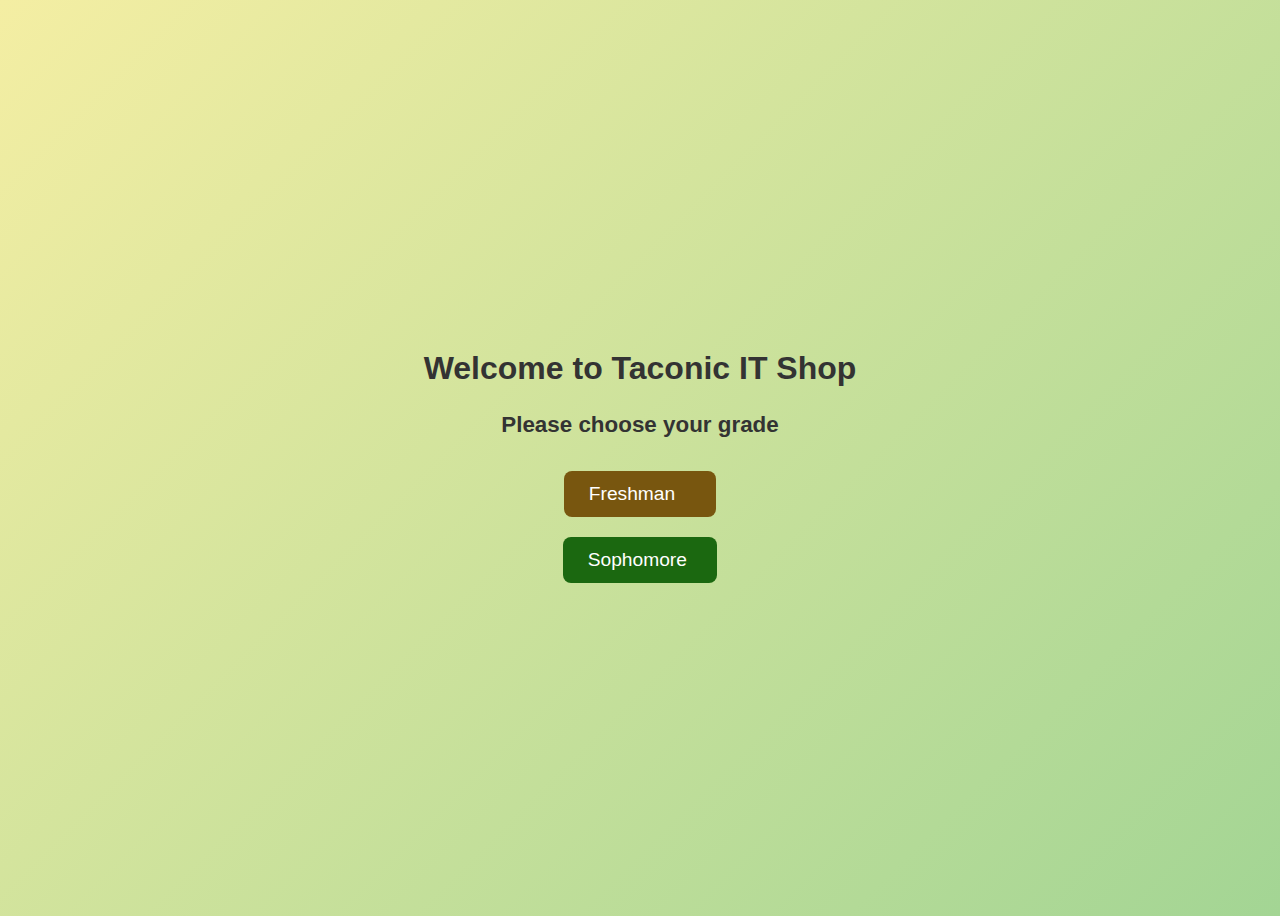
<file: index.html>
<!DOCTYPE html>
<html lang="en">
<head>
    <meta charset="UTF-8">
    <meta name="viewport" content="width=device-width, initial-scale=1.0">
    <title>IT Shop</title>
    <link rel="icon" href="https://github.com/mrrexxwei/cteitshop/blob/main/images/it.png?raw=true">
    <link href="css/index.css" rel="stylesheet">
    <script>
        function redirectTo(url) {
            window.location.href = url;
        }
    </script>
</head>

<body>
    <h2>Welcome to Taconic IT Shop</h2>
    <h3>Please choose your grade</h3>
    <button class="btn-fm" onclick="redirectTo('freshman.html')"> Freshman &nbsp;&nbsp; </button>
<!--     <button class="btn-fm" > Freshman &nbsp;&nbsp; </button> -->
    <button class="btn-sm" onclick="redirectTo('sophomore.html')" >Sophomore&nbsp;</button>

</body>
</html>
</file>
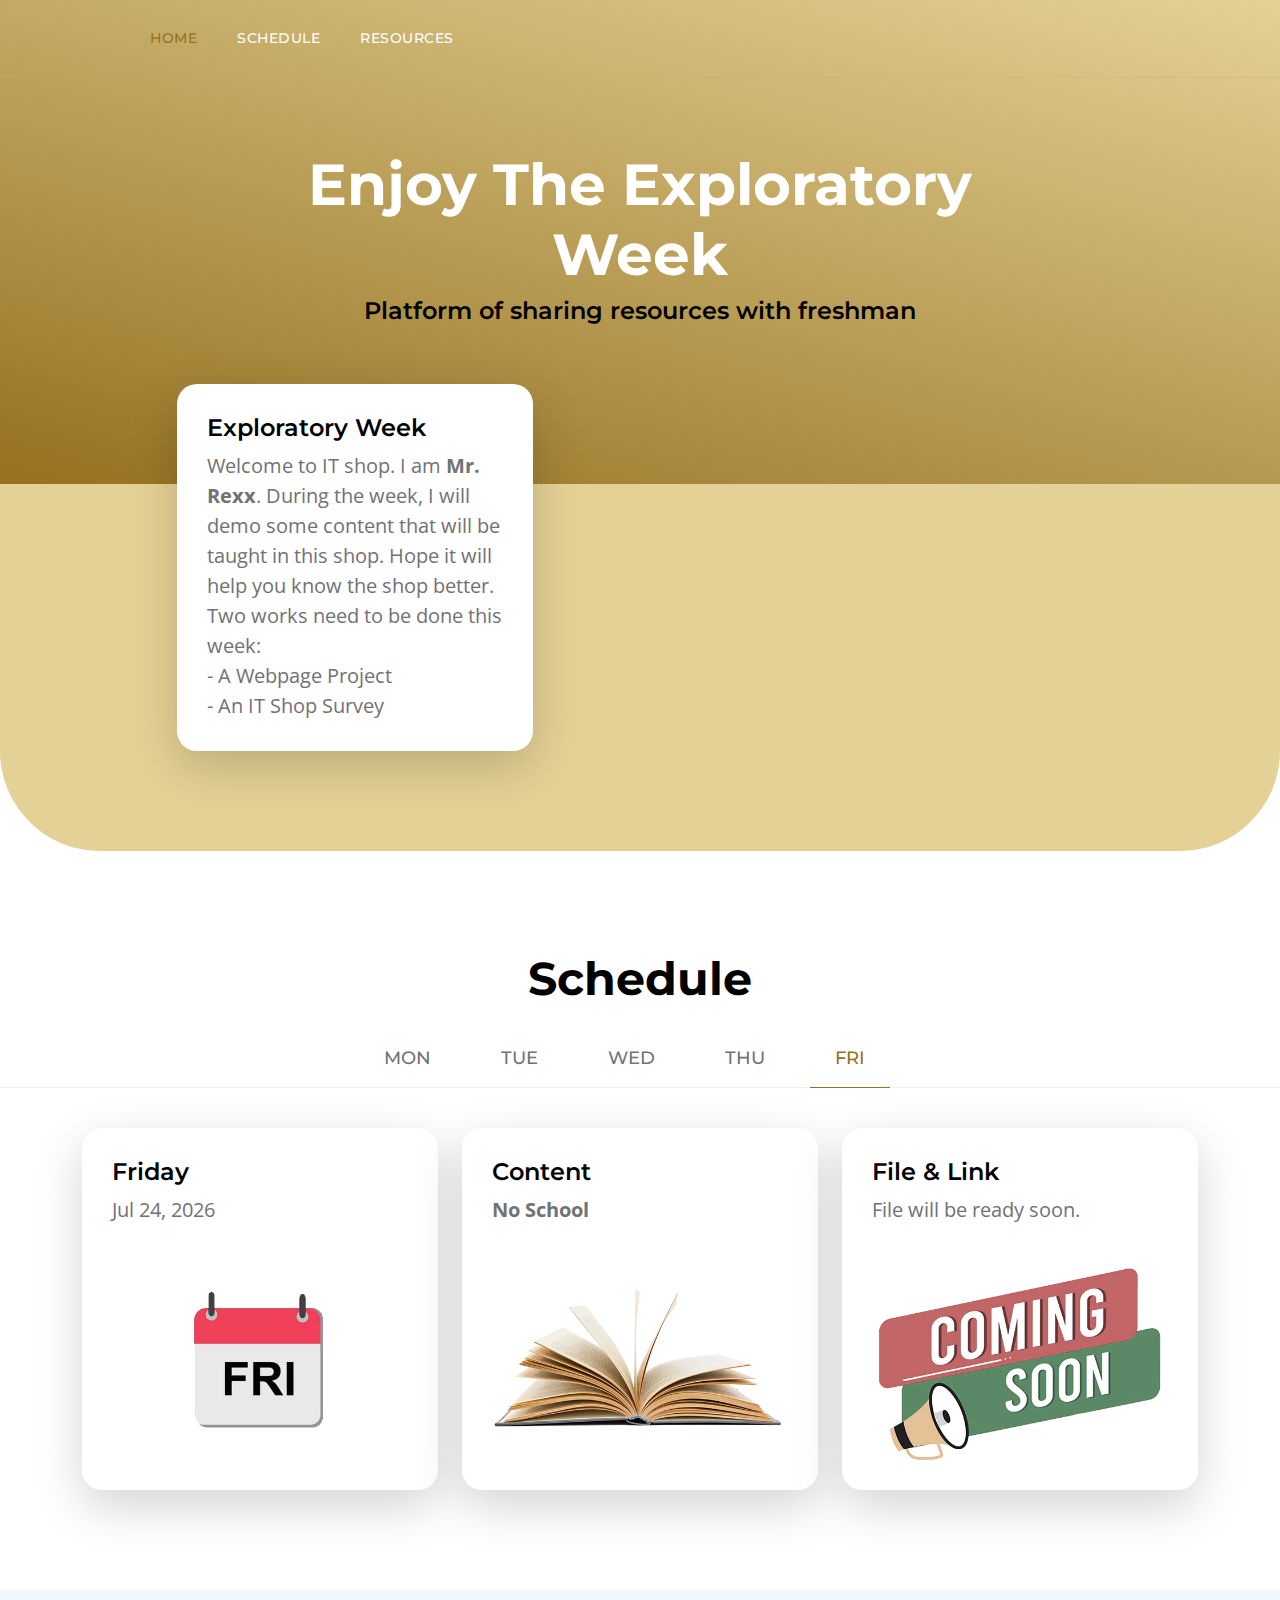
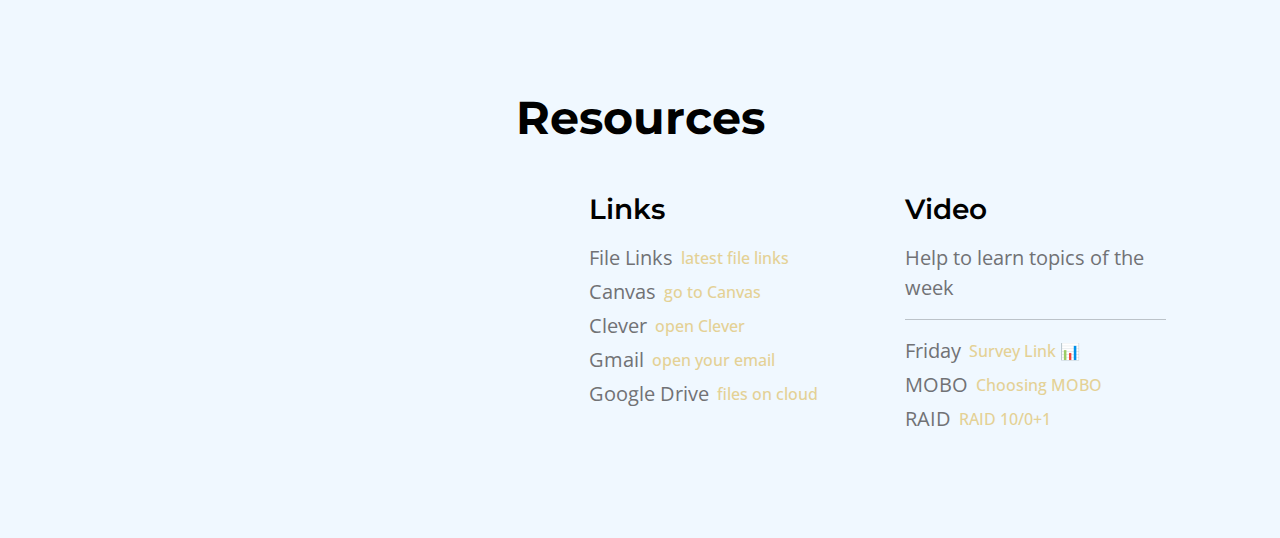
<file: freshman.html>
<!doctype html>
<html lang="en">
    <head>
        <meta charset="utf-8">
        <meta name="viewport" content="width=device-width, initial-scale=1">
        <meta name="description" content="">
        <meta name="author" content="">

        <title>CTE IT Shop</title>
        <!-- CSS FILES -->        
        <link rel="icon" href="https://github.com/mrrexxwei/cteitshop/blob/main/images/it.png?raw=true">
        <link rel="preconnect" href="https://fonts.googleapis.com">
        <link rel="preconnect" href="https://fonts.gstatic.com" crossorigin>
        <link href="https://fonts.googleapis.com/css2?family=Montserrat:wght@500;600;700&family=Open+Sans&display=swap" rel="stylesheet">       
        <link href="css/bootstrap.min.css" rel="stylesheet">
        <link href="css/bootstrap-icons.css" rel="stylesheet">
        <link href="css/gold-week.css" rel="stylesheet">      
    </head>
    
    <body id="top">
        <main>
            <nav class="navbar navbar-expand-lg">
                <div class="container">

                    <div class="d-lg-none ms-auto me-4">
                        <a href="#top" class="navbar-icon bi-person smoothscroll"></a>
                    </div>
    
                    <button class="navbar-toggler" type="button" data-bs-toggle="collapse" data-bs-target="#navbarNav" aria-controls="navbarNav" aria-expanded="false" aria-label="Toggle navigation">
                        <span class="navbar-toggler-icon"></span>
                    </button>
    
                    <div class="collapse navbar-collapse" id="navbarNav">
                        <ul class="navbar-nav ms-lg-5 me-lg-auto">
                            <li class="nav-item">
                                <a class="nav-link click-scroll" href="#section_1">Home</a>
                            </li>

                            <li class="nav-item">
                                <a class="nav-link click-scroll" href="#section_2">Schedule</a>
                            </li>
    
                            <!-- <li class="nav-item">
                                <a class="nav-link click-scroll" href="#section_3">Assigments</a>
                            </li> -->

                            <li class="nav-item">
                                <a class="nav-link click-scroll" href="#section_5">Resources</a>
                            </li>
   
                        </ul>

                    </div>
                </div>
            </nav>
            
            <section class="hero-section d-flex justify-content-center align-items-center" id="section_1">
                <div class="container">
                    <div class="row">

                        <div class="col-lg-8 col-12 mx-auto">
                            <h1 class="text-white text-center">Enjoy The Exploratory Week</h1>
                            <h5 class="text-center">Platform of sharing resources with freshman</h5>
                        </div>

                    </div>
                </div>
            </section>

            <section class="featured-section">
                <div class="container">
                    <div class="row justify-content-center">

                        <div class="col-lg-4 col-12 mb-4 mb-lg-0">
                            <div class="custom-block bg-white shadow-lg">
                                <div class="d-flex">
                                        <div>
                                            <h5 class="mb-2">Exploratory Week</h5>
                                            <p class="mb-0">Welcome to IT shop. I am <b>Mr. Rexx</b>. During the week, I will demo some content that will be taught in this shop. Hope it will help you know the shop better. Two works need to be done this week:<br>
                                                - A Webpage Project<br>
                                                - An IT Shop Survey<br>
                                            </p>
                                        </div>

                                    </div>
                            </div>
                        </div>

                        <div class="col-lg-6 col-12">
                            <div class="custom-block custom-block-overlay">
                                <div class="d-flex flex-column h-100">
                                    <iframe width="100%" height="100%" src="https://www.youtube.com/embed/We2ZD0-IXPM" title="The Secrets and Science of Mental Toughness" allow="accelerometer; autoplay; clipboard-write; encrypted-media; gyroscope; picture-in-picture; web-share" referrerpolicy="strict-origin-when-cross-origin" allowfullscreen>
                                    </iframe>
                                </div>
                            </div>
                        </div>

                    </div>
                </div>
            </section>

            <section class="explore-section section-padding" id="section_2">
                <div class="container">
                    <div class="row">
                        <div class="col-12 text-center">
                            <h2 class="mb-4">Schedule</h2>
                        </div>
                    </div>
                </div>

                <div class="container-fluid">
                    <div class="row">
                        <ul class="nav nav-tabs" id="myTab" role="tablist">
                            <li class="nav-item" role="presentation">
                                <button class="nav-link active" id="design-tab" data-bs-toggle="tab" data-bs-target="#design-tab-pane" type="button" role="tab" aria-controls="design-tab-pane" aria-selected="true">MON</button>
                            </li>

                            <li class="nav-item" role="presentation">
                                <button class="nav-link" id="marketing-tab" data-bs-toggle="tab" data-bs-target="#marketing-tab-pane" type="button" role="tab" aria-controls="marketing-tab-pane" aria-selected="false">TUE</button>
                            </li>

                            <li class="nav-item" role="presentation">
                                <button class="nav-link" id="finance-tab" data-bs-toggle="tab" data-bs-target="#finance-tab-pane" type="button" role="tab" aria-controls="finance-tab-pane" aria-selected="false">WED</button>
                            </li>

                            <li class="nav-item" role="presentation">
                                <button class="nav-link" id="music-tab" data-bs-toggle="tab" data-bs-target="#music-tab-pane" type="button" role="tab" aria-controls="music-tab-pane" aria-selected="false">THU</button>
                            </li>

                            <li class="nav-item" role="presentation">
                                <button class="nav-link" id="education-tab" data-bs-toggle="tab" data-bs-target="#education-tab-pane" type="button" role="tab" aria-controls="education-tab-pane" aria-selected="false">FRI</button>
                            </li>
                        </ul>
                    </div>
                </div>

                <div class="container">
                    <div class="row">

                        <div class="col-12">
                            <div class="tab-content" id="myTabContent">
                                <!-- Monday Pane 1111111 -->
                                <div class="tab-pane fade show active" id="design-tab-pane" role="tabpanel" aria-labelledby="design-tab" tabindex="0">
                                    <div class="row">
                                        <div class="col-lg-4 col-md-6 col-12 mb-4 mb-lg-0">
                                            <div class="custom-block bg-white shadow-lg">
                                                <div class="d-flex">
                                                    <div>
                                                        <h5 class="mb-2">Monday</h5>
                                                        <p class="mb-0" id="date-of-monday">Today is Nov 24.</p>
                                                    </div>
                                                </div>
                                                <img src="images/topics/mon.png" class="custom-block-image img-fluid" alt="">
                                            </div>
                                        </div>

                                        <div class="col-lg-4 col-md-6 col-12 mb-4 mb-lg-0">
                                            <div class="custom-block bg-white shadow-lg">
                                                <div class="d-flex">
                                                    <div>
                                                        <h5 class="mb-2">Content</h5>
                                                        <p class="mb-0"><b>IT Exploratory Week</b></p>
                                                    </div>
                                                </div>
                                                <img src="images/topics/book.png" class="custom-block-image img-fluid" alt="">
                                            </div>
                                        </div>
                                        <div class="col-lg-4 col-md-6 col-12">
                                            <div class="custom-block bg-white shadow-lg">
                                                <div class="d-flex">
                                                    <div>
                                                        <h5 class="mb-2">File &amp; Link</h5>
                                                        <p class="mb-0">Click to open file (if available)</p>
                                                    </div>
                                                </div>
                                                <img src="images/topics/soon.png" class="custom-block-image img-fluid" alt="">
                                            </div>
                                            
                                            <!-- <div class="custom-block bg-white shadow-lg">
                                                <div class="d-flex">
                                                    <div>
                                                        <h5 class="mb-2">File &amp; Link</h5>
                                                        <p class="mb-0">⬇️Click to open file⬇️</p>
                                                    </div>
                                                </div>
                                                <a href="https://docs.google.com/presentation/d/1GBhurmRvApG6Ya8kgvAqJuQpr5_cJdgj/edit?usp=sharing&ouid=116906012495247006616&rtpof=true&sd=true"><img src="images/topics/ppt01.png" class="custom-block-image img-fluid" alt="">
                                                </a>
                                            </div> -->
                                            
                                        </div>
                                    </div>
                                </div>
                                <!-- end of Monday Pane -->
                                
                                <!--=== Tuesday Pane 222222===-->
                                <!--<div class="tab-pane fade show active" id="marketing-tab-pane" role="tabpanel" aria-labelledby="design-tab" tabindex="0">-->
                                <div class="tab-pane fade" id="marketing-tab-pane" role="tabpanel" aria-labelledby="marketing-tab" tabindex="0">
                                    <div class="row">
                                        <div class="col-lg-4 col-md-6 col-12 mb-4 mb-lg-0">
                                            <div class="custom-block bg-white shadow-lg">
                                                <div class="d-flex">
                                                    <div>
                                                        <h5 class="mb-2">Tuesday</h5>
                                                        <p class="mb-0" id="date-of-tuesday">Today is Nov 25.</p>
                                                    </div>
                                                </div>
                                                <img src="images/topics/tue.png" class="custom-block-image img-fluid" alt="">
                                            </div>
                                        </div>

                                        <div class="col-lg-4 col-md-6 col-12 mb-4 mb-lg-0">
                                            <div class="custom-block bg-white shadow-lg">
                                                <div class="d-flex">
                                                    <div>
                                                        <h5 class="mb-2">Content</h5>
                                                        <p class="mb-0"><b>IT Exploratory Week</b></p>
                                                    </div>
                                                </div>
                                                <img src="images/topics/book.png" class="custom-block-image img-fluid" alt="">
                                            </div>
                                        </div>

                                        <div class="col-lg-4 col-md-6 col-12">
                                            <div class="custom-block bg-white shadow-lg">
                                                <div class="d-flex">
                                                    <div>
                                                        <h5 class="mb-2">File &amp; Link</h5>
                                                        <p class="mb-0">File will be ready soon.</p>
                                                    </div>
                                                </div>
                                                <img src="images/topics/soon.png" class="custom-block-image img-fluid" alt="">
                                            </div> 
                                            
                                            <!-- <div class="custom-block bg-white shadow-lg">
                                                <div class="d-flex">
                                                    <div>
                                                        <h5 class="mb-2">File &amp; Link</h5>
                                                        <p class="mb-0">⬇️Click to open file⬇️</p>
                                                    </div>
                                                </div>
                                                <a href="https://docs.google.com/presentation/d/1GBhurmRvApG6Ya8kgvAqJuQpr5_cJdgj/edit?usp=sharing&ouid=116906012495247006616&rtpof=true&sd=true"><img src="images/topics/ppt02.png" class="custom-block-image img-fluid" alt="">
                                                </a>
                                            </div> -->
                                        </div>
                                    </div> 
                                </div>
                                <!-- end of Tuesday Pane -->
                                
                                <!-- Wed Pane 3333 -->
                                <div class="tab-pane fade" id="finance-tab-pane" role="tabpanel" aria-labelledby="finance-tab" tabindex="0">
                                    <div class="row">
                                        <div class="col-lg-4 col-md-6 col-12 mb-4 mb-lg-0">
                                            <div class="custom-block bg-white shadow-lg">
                                                <div class="d-flex">
                                                    <div>
                                                        <h5 class="mb-2">Wednesday</h5>
                                                        <p class="mb-0" id="date-of-wednesday">Today is Nov 26.</p>
                                                    </div>
                                                </div>
                                                <img src="images/topics/wed.png" class="custom-block-image img-fluid" alt="">
                                            </div>
                                        </div>

                                        <div class="col-lg-4 col-md-6 col-12 mb-4 mb-lg-0">
                                            <div class="custom-block bg-white shadow-lg">
                                                <div class="d-flex">
                                                    <div>
                                                        <h5 class="mb-2">Content</h5>
                                                        <p class="mb-0"><b>No School</b>
                                                        </p>
                                                    </div>
                                                </div>
                                                <img src="images/topics/book.png" class="custom-block-image img-fluid" alt="">
                                            </div>
                                        </div>

                                        <div class="col-lg-4 col-md-6 col-12">
                                            <div class="custom-block bg-white shadow-lg">
                                                <div class="d-flex">
                                                    <div>
                                                        <h5 class="mb-2">File &amp; Link</h5>
                                                        <p class="mb-0">File will be ready soon.</p>
                                                    </div>
                                                </div>
                                                <img src="images/topics/soon.png" class="custom-block-image img-fluid" alt="">
                                            </div>
                                            
                                            <!-- <div class="custom-block bg-white shadow-lg">
                                                <div class="d-flex">
                                                    <div>
                                                        <h5 class="mb-2">File &amp; Link</h5>
                                                        <p class="mb-0">⬇️Click to open file⬇️</p>
                                                    </div>
                                                </div>
                                                <a href="https://docs.google.com/presentation/d/1GBhurmRvApG6Ya8kgvAqJuQpr5_cJdgj/edit?usp=sharing&ouid=116906012495247006616&rtpof=true&sd=true"><img src="images/topics/ppt03.png" class="custom-block-image img-fluid" alt="">
                                                </a>
                                            </div>  -->
                                        </div>
                                    </div>
                                </div>
                                <!-- end of Wed Pane -->
                                
                                <!-- Thur Pane 44444 -->
                                <div class="tab-pane fade" id="music-tab-pane" role="tabpanel" aria-labelledby="music-tab" tabindex="0">
                                    <div class="row">
                                        <div class="col-lg-4 col-md-6 col-12 mb-4 mb-lg-0">
                                            <div class="custom-block bg-white shadow-lg">
                                                <div class="d-flex">
                                                    <div>
                                                        <h5 class="mb-2">Thursday</h5>
                                                        <p class="mb-0" id="date-of-thursday">Today is Nov 27.</p>
                                                    </div>
                                                </div>
                                                <img src="images/topics/thu.png" class="custom-block-image img-fluid" alt="">
                                            </div>
                                        </div>

                                        <div class="col-lg-4 col-md-6 col-12 mb-4 mb-lg-0">
                                            <div class="custom-block bg-white shadow-lg">
                                                <div class="d-flex">
                                                    <div>
                                                        <h5 class="mb-2">Content</h5>
                                                        <p class="mb-0"><b>No School</b></p>
                                                    </div>
                                                </div>
                                                <img src="images/topics/book.png" class="custom-block-image img-fluid" alt="">
                                            </div>
                                        </div>

                                        <div class="col-lg-4 col-md-6 col-12">
                                            <div class="custom-block bg-white shadow-lg">
                                                <div class="d-flex">
                                                    <div>
                                                        <h5 class="mb-2">File &amp; Link</h5>
                                                        <p class="mb-0">File will be ready soon.</p>
                                                    </div>
                                                </div>
                                                <img src="images/topics/soon.png" class="custom-block-image img-fluid" alt="">
                                            </div> 

                                            <!-- <div class="custom-block bg-white shadow-lg">
                                                    <div class="d-flex">
                                                        <div>
                                                            <h5 class="mb-2">File &amp; Link</h5>
                                                            <p class="mb-0">⬇️Click to open file⬇️</p>
                                                        </div>
                                                    </div>
                                                    <a href="https://docs.google.com/presentation/d/1WlV5LwA8lwKbGwVjkKjOlS71TjE-45tn/edit?usp=sharing&ouid=116906012495247006616&rtpof=true&sd=true"><img src="images/topics/ppt04.png" class="custom-block-image img-fluid" alt="">
                                                </a>
                                            </div> -->
                                        </div>
                                    </div>
                                </div>
                                <!-- end of Thur 04 Pane -->
                                
                                <!-- Fri Pane 55555 -->
                                <div class="tab-pane fade" id="education-tab-pane" role="tabpanel" aria-labelledby="education-tab" tabindex="0">
                                    <div class="row">
                                        <div class="col-lg-4 col-md-6 col-12 mb-4 mb-lg-0">
                                            <div class="custom-block bg-white shadow-lg">
                                                <!--<a href="topics-detail.html">-->
                                                    <div class="d-flex">
                                                        <div>
                                                            <h5 class="mb-2">Friday</h5>
                                                            <p class="mb-0" id="date-of-friday">Today is Nov 28.</p>
                                                        </div>
                                                    </div>
                                                    <img src="images/topics/fri.png" class="custom-block-image img-fluid" alt="">
                                                <!--</a>-->
                                            </div>
                                        </div>

                                        <div class="col-lg-4 col-md-6 col-12 mb-4 mb-lg-0">
                                            <div class="custom-block bg-white shadow-lg">
                                                <!--<a href="topics-detail.html">-->
                                                    <div class="d-flex">
                                                        <div>
                                                            <h5 class="mb-2">Content</h5>
                                                            <p class="mb-0"><b>No School</b></p>
                                                        </div>
                                                    </div>
                                                    <img src="images/topics/book.png" class="custom-block-image img-fluid" alt="">
                                                <!--</a>-->
                                            </div>
                                        </div>

                                        <div class="col-lg-4 col-md-6 col-12">
                                            <div class="custom-block bg-white shadow-lg">
                                                <div class="d-flex">
                                                    <div>
                                                        <h5 class="mb-2">File &amp; Link</h5>
                                                        <p class="mb-0">File will be ready soon.</p>
                                                    </div>
                                                </div>
                                                <img src="images/topics/soon.png" class="custom-block-image img-fluid" alt="">
                                            </div>
                                            
                                            <!-- <div class="custom-block bg-white shadow-lg">
                                                    <div class="d-flex">
                                                        <div>
                                                            <h5 class="mb-2">File &amp; Link</h5>
                                                            <p class="mb-0">⬇️Click to open Survey⬇️</p>
                                                        </div>
                                                    </div>
                                                    <a href="https://docs.google.com/forms/d/e/1FAIpQLSfUTwWFQM4t_WbCPYZhbe86JjRoTC-Ncl3jHS10guLakBUaGg/viewform?usp=header"><img src="images/topics/survey.png" class="custom-block-image img-fluid" alt="">
                                                </a>
                                            </div> -->
                                        </div>
                                    </div>
                                </div>
                                <!-- end of Fri Pane -->

                            </div>
                        </div>
                    </div>
                </div>
            </section>
      
            <section class="contact-section section-padding section-bg" id="section_5">
                <div class="container">
                    <div class="row">

                        <div class="col-lg-12 col-12 text-center">
                            <h2 class="mb-5">Resources</h2>
                        </div>

                        <div class="col-lg-5 col-12 mb-4 mb-lg-0">
                            <iframe class="google-map" width="100%" height="100%" src="https://www.youtube.com/embed/jfKfPfyJRdk" title="Lofi music" allow="accelerometer; autoplay; clipboard-write; encrypted-media; gyroscope; picture-in-picture; web-share" referrerpolicy="strict-origin-when-cross-origin" allowfullscreen>
                            </iframe>
                        </div>

                        <div class="col-lg-3 col-md-6 col-12 mb-3 mb-lg- mb-md-0 ms-auto">
                            <h4 class="mb-3">Links</h4>
                            <!--<hr>-->

                            <p class="d-flex align-items-center mb-1">
                                <span class="me-2">File Links</span>
                                <a href="https://docs.google.com/document/d/1PVN098HY7xdlnbsDmnWcA7hHcFc5UQXiyjhtjYPwBlI/edit?usp=drive_link" class="site-footer-link">
                                    latest file links
                                </a>
                            </p>

                            <p class="d-flex align-items-center mb-1">
                                <span class="me-2">Canvas</span>
                                <a href="https://pittsfield.instructure.com/courses/21215" class="site-footer-link">
                                    go to Canvas
                                </a>
                            </p>

                            <p class="d-flex align-items-center mb-1">
                                <span class="me-2">Clever</span>
                                <a href="https://clever.com/in/pittsfieldma/student" class="site-footer-link">
                                    open Clever
                                </a>
                            </p>
                                                
                            <p class="d-flex align-items-center mb-1">
                                <span class="me-2">Gmail</span>
                                <a href="https://mail.google.com/" class="site-footer-link">
                                    open your email
                                </a>
                            </p>
                            
                            <p class="d-flex align-items-center mb-1">
                                <span class="me-2">Google Drive</span>
                                <a href="https://drive.google.com/drive/my-drive" class="site-footer-link">
                                    files on cloud
                                </a>
                            </p>
                            
                        </div>

                        <div class="col-lg-3 col-md-6 col-12 mx-auto">
                            <h4 class="mb-3">Video</h4>
                            <p>Help to learn topics of the week</p>
                            <hr>
                            <p class="d-flex align-items-center mb-1">
                                <span class="me-2">Friday</span>
                                <a href="https://docs.google.com/forms/d/e/1FAIpQLSfUTwWFQM4t_WbCPYZhbe86JjRoTC-Ncl3jHS10guLakBUaGg/viewform?usp=header" class="site-footer-link" target="_blank">
                                    Survey Link 📊
                                </a>
                            </p>
                            <p class="d-flex align-items-center mb-1">
                                <span class="me-2">MOBO</span>
                                <a href="https://www.youtube.com/watch?v=fsIh2eoWLT4" class="site-footer-link" target="_blank">
                                    Choosing MOBO
                                </a>
                            </p>
                            <p class="d-flex align-items-center mb-1">
                                <span class="me-2">RAID</span>
                                <a href="https://www.youtube.com/watch?v=4J7iSumiJNk" class="site-footer-link" target="_blank">
                                    RAID 10/0+1
                                </a>
                            </p>
                        </div>

                    </div>
                </div>
            </section>
        </main>

        <!-- JAVASCRIPT FILES -->
        <script src="js/jquery.min.js"></script>
        <script src="js/bootstrap.bundle.min.js"></script>
        <script src="js/jquery.sticky.js"></script>
        <script src="js/click-scroll.js"></script>
        <script src="js/custom-date.js"></script>

    </body>
</html>
</file>
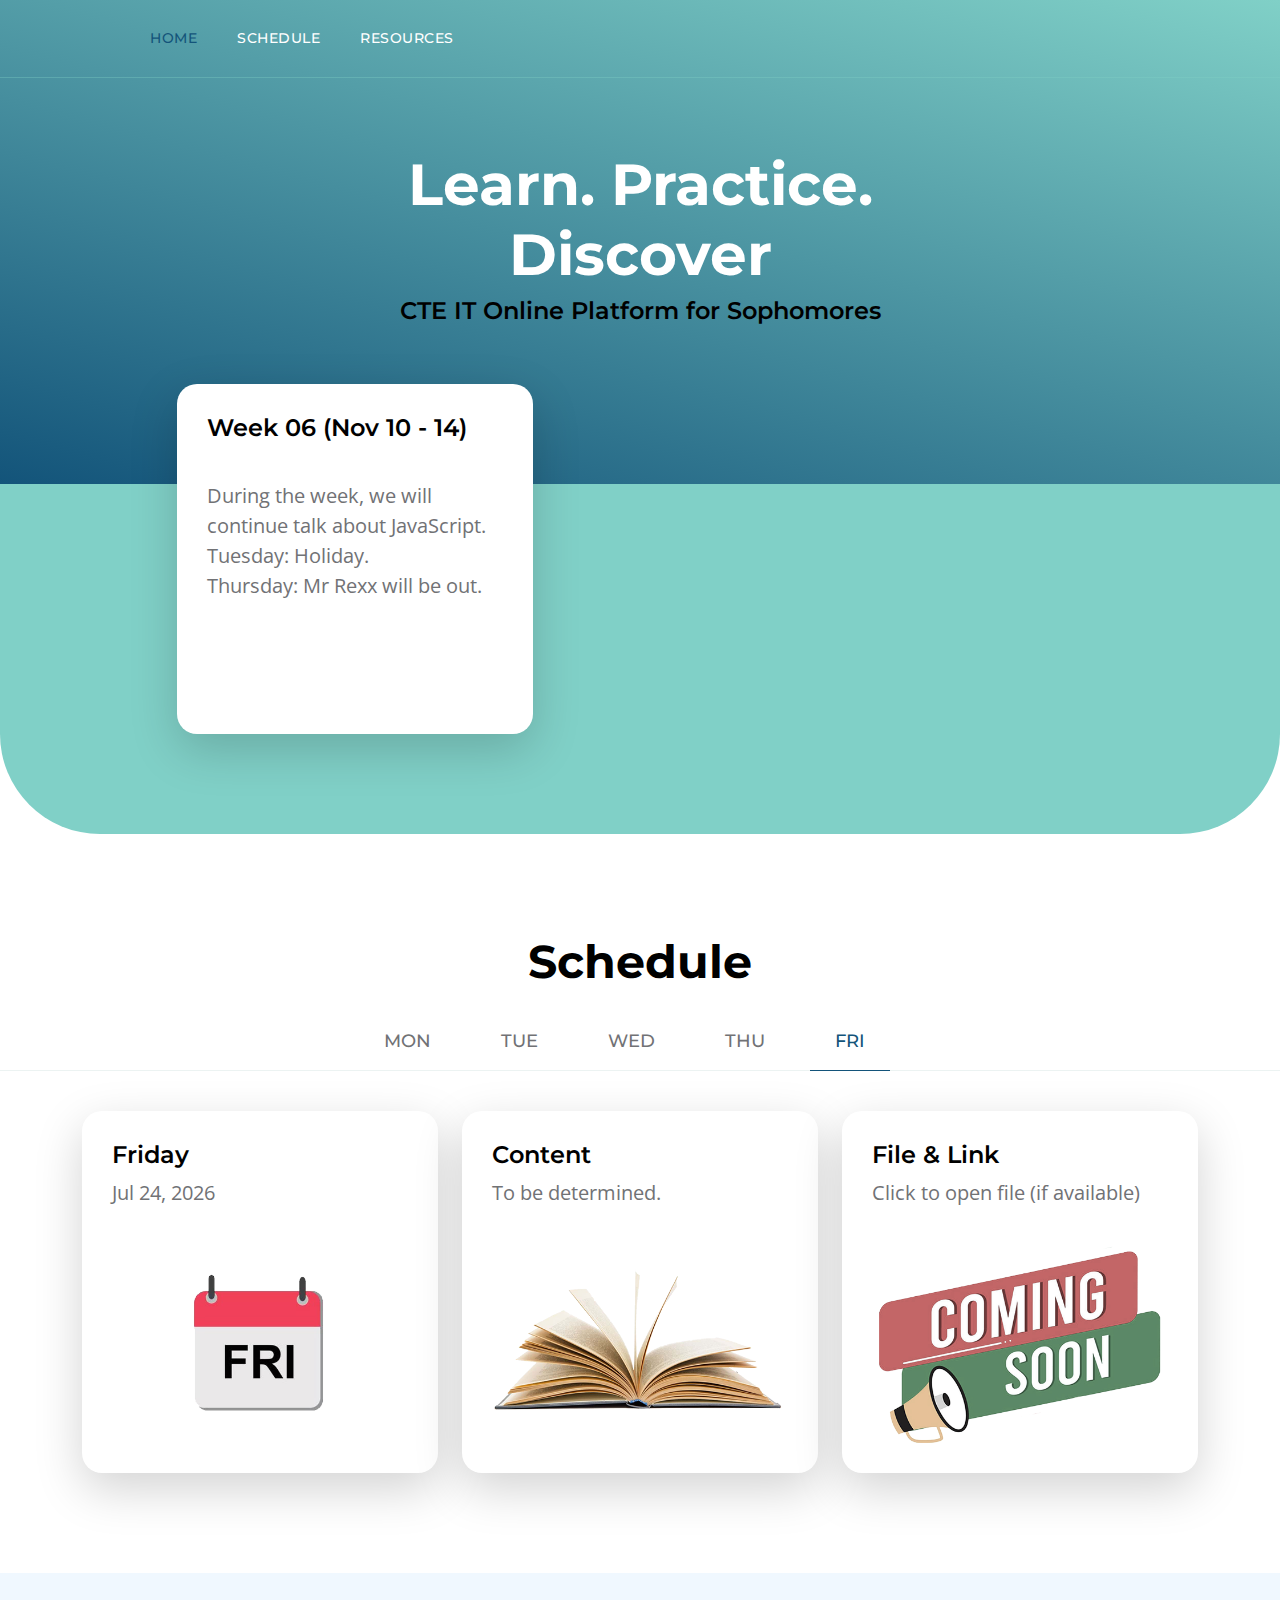
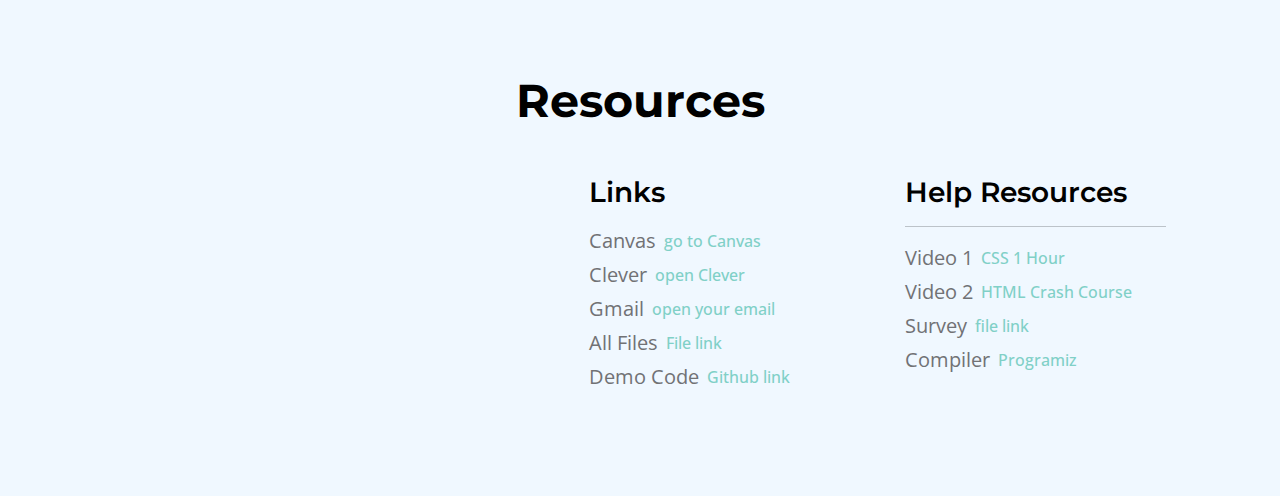
<file: sophomore.html>
<!doctype html>
<html lang="en">
    <head>
        <meta charset="utf-8">
        <meta name="viewport" content="width=device-width, initial-scale=1">
        <meta name="description" content="">
        <meta name="author" content="">

        <title>CTE IT Shop</title>

        <!-- CSS FILES -->
        <link rel="icon" href="images/it.png">
        <link rel="preconnect" href="https://fonts.googleapis.com">
        <link rel="preconnect" href="https://fonts.gstatic.com" crossorigin>
        <link href="https://fonts.googleapis.com/css2?family=Montserrat:wght@500;600;700&family=Open+Sans&display=swap" rel="stylesheet">       
        <link href="css/bootstrap.min.css" rel="stylesheet">
        <link href="css/bootstrap-icons.css" rel="stylesheet">
        <link href="css/green-week.css" rel="stylesheet">      
    </head>
    
    <body id="top">
        <main>
            <nav class="navbar navbar-expand-lg">
                <div class="container">

                    <div class="d-lg-none ms-auto me-4">
                        <a href="#top" class="navbar-icon bi-person smoothscroll"></a>
                    </div>
    
                    <button class="navbar-toggler" type="button" data-bs-toggle="collapse" data-bs-target="#navbarNav" aria-controls="navbarNav" aria-expanded="false" aria-label="Toggle navigation">
                        <span class="navbar-toggler-icon"></span>
                    </button>
                    <div class="collapse navbar-collapse" id="navbarNav">
                        <ul class="navbar-nav ms-lg-5 me-lg-auto">
                            <li class="nav-item">
                                <a class="nav-link click-scroll" href="#section_1">Home</a>
                            </li>

                            <li class="nav-item">
                                <a class="nav-link click-scroll" href="#section_2">Schedule</a>
                            </li>
    
                            <!-- <li class="nav-item">
                                <a class="nav-link click-scroll" href="#section_3">Assigments</a>
                            </li> -->

                            <li class="nav-item">
                                <a class="nav-link click-scroll" href="#section_5">Resources</a>
                            </li>
                        </ul>
                    </div>
                </div>
            </nav>
            
            <section class="hero-section d-flex justify-content-center align-items-center" id="section_1">
                <div class="container">
                    <div class="row">

                        <div class="col-lg-8 col-12 mx-auto">
                            <h1 class="text-white text-center">Learn. Practice. Discover</h1>
                            <h5 class="text-center">CTE IT Online Platform for Sophomores</h5>
                        </div>

                    </div>
                </div>
            </section>

            <section class="featured-section">
                <div class="container">
                    <div class="row justify-content-center">

                        <div class="col-lg-4 col-12 mb-4 mb-lg-0">
                            <div class="custom-block bg-white shadow-lg">
                                <div class="d-flex">
                                        <div>
                                            <h5 class="mb-2"> Week 06 (Nov 10 - 14)</h5>
                                            <p class="mb-0"><br>
                                                During the week, we will continue talk about JavaScript.<br>
                                                Tuesday: Holiday.<br>
                                                Thursday: Mr Rexx will be out.
                                            </p>
                                        </div>

                                    </div>
                            </div>
                        </div>

                        <div class="col-lg-6 col-12">
                            <div class="custom-block custom-block-overlay">
                                <div class="d-flex flex-column h-100">
                                    <iframe width="100%" height="100%" src="https://www.youtube.com/embed/8gy6ZvIDtbU" title="Weekly Video" allow="accelerometer; autoplay; clipboard-write; encrypted-media; gyroscope; picture-in-picture; web-share" referrerpolicy="strict-origin-when-cross-origin" allowfullscreen>
                                    </iframe>
                                </div>
                            </div>
                        </div>

                    </div>
                </div>
            </section>

            <section class="explore-section section-padding" id="section_2">
                <div class="container">
                    <div class="row">
                        <div class="col-12 text-center">
                            <h2 class="mb-4">Schedule</h2>
                        </div>
                    </div>
                </div>

                <div class="container-fluid">
                    <div class="row">
                        <ul class="nav nav-tabs" id="myTab" role="tablist">
                            <li class="nav-item" role="presentation">
                                <button class="nav-link active" id="design-tab" data-bs-toggle="tab" data-bs-target="#design-tab-pane" type="button" role="tab" aria-controls="design-tab-pane" aria-selected="true">MON</button>
                            </li>

                            <li class="nav-item" role="presentation">
                                <button class="nav-link" id="marketing-tab" data-bs-toggle="tab" data-bs-target="#marketing-tab-pane" type="button" role="tab" aria-controls="marketing-tab-pane" aria-selected="false">TUE</button>
                            </li>

                            <li class="nav-item" role="presentation">
                                <button class="nav-link" id="finance-tab" data-bs-toggle="tab" data-bs-target="#finance-tab-pane" type="button" role="tab" aria-controls="finance-tab-pane" aria-selected="false">WED</button>
                            </li>

                            <li class="nav-item" role="presentation">
                                <button class="nav-link" id="music-tab" data-bs-toggle="tab" data-bs-target="#music-tab-pane" type="button" role="tab" aria-controls="music-tab-pane" aria-selected="false">THU</button>
                            </li>

                            <li class="nav-item" role="presentation">
                                <button class="nav-link" id="education-tab" data-bs-toggle="tab" data-bs-target="#education-tab-pane" type="button" role="tab" aria-controls="education-tab-pane" aria-selected="false">FRI</button>
                            </li>
                        </ul>
                    </div>
                </div>

                <div class="container">
                    <div class="row">

                        <div class="col-12">
                            <div class="tab-content" id="myTabContent">
                                
                                <!-- Monday (Weekday 01) Pane -->
                                <div class="tab-pane fade show active" id="design-tab-pane" role="tabpanel" aria-labelledby="design-tab" tabindex="0">
                                    <div class="row">
                                        <div class="col-lg-4 col-md-6 col-12 mb-4 mb-lg-0">
                                            <div class="custom-block bg-white shadow-lg">
                                                <!--<a href="topics-detail.html">-->
                                                    <div class="d-flex">
                                                        <div>
                                                            <h5 class="mb-2">Monday</h5>
                                                            <p class="mb-0" id="date-of-monday">Today is Nov 10.</p>
                                                        </div>
                                                    </div>
                                                    <img src="images/topics/mon.png" class="custom-block-image img-fluid" alt="">
                                                <!--</a>-->
                                            </div>
                                        </div>

                                        <div class="col-lg-4 col-md-6 col-12 mb-4 mb-lg-0">
                                            <div class="custom-block bg-white shadow-lg">
                                                <!--<a href="topics-detail.html">-->
                                                    <div class="d-flex">
                                                        <div>
                                                            <h5 class="mb-2">Content</h5>
                                                            <p class="mb-0">Holiday</p>
                                                        </div>
                                                    </div>
                                                    <img src="images/topics/book.png" class="custom-block-image img-fluid" alt="">
                                                <!--</a>-->
                                            </div>
                                        </div>

                                        <div class="col-lg-4 col-md-6 col-12">
                                            <!-- <div class="custom-block bg-white shadow-lg">
                                                <div class="d-flex">
                                                    <div>
                                                        <h5 class="mb-2">File &amp; Link</h5>
                                                        <p class="mb-0">Click to open file (if available)</p>
                                                    </div>
                                                </div>
                                                <img src="images/topics/soon.png" class="custom-block-image img-fluid" alt="">
                                            </div> -->
                                            
                                            <div class="custom-block bg-white shadow-lg">
                                                <div class="d-flex">
                                                    <div>
                                                        <h5 class="mb-2">File &amp; Link</h5>
                                                        <p class="mb-0">⬇️Click to open file⬇️</p>
                                                    </div>
                                                </div>
                                                <a href="https://docs.google.com/presentation/d/1RBL4-uMZhkTIzBxRAch6SWHC69iJ0yPbrVVTBTgWU6w/edit?usp=sharing"><img src="images/topics/ppt01.png" class="custom-block-image img-fluid" alt="">
                                                </a>
                                            </div>
                                            
                                        </div>
                                    </div>
                                </div>
                                <!-- end of Monday Pane -->
                                
                                <!-- Tuesday (Weekday 02) Pane -->
                                <!--<div class="tab-pane fade show active" id="marketing-tab-pane" role="tabpanel" aria-labelledby="design-tab" tabindex="0">-->
                                <div class="tab-pane fade" id="marketing-tab-pane" role="tabpanel" aria-labelledby="marketing-tab" tabindex="0">
                                    <div class="row">
                                        <div class="col-lg-4 col-md-6 col-12 mb-4 mb-lg-0">
                                            <div class="custom-block bg-white shadow-lg">
                                                <!--<a href="topics-detail.html">-->
                                                    <div class="d-flex">
                                                        <div>
                                                            <h5 class="mb-2">Tuesday</h5>
                                                            <p class="mb-0" id="date-of-tuesday">Today is Nov 11.</p>
                                                        </div>
                                                    </div>
                                                    <img src="images/topics/tue.png" class="custom-block-image img-fluid" alt="">
                                                <!--</a>-->
                                            </div>
                                        </div>

                                        <div class="col-lg-4 col-md-6 col-12 mb-4 mb-lg-0">
                                            <div class="custom-block bg-white shadow-lg">
                                                    <div class="d-flex">
                                                        <div>
                                                            <h5 class="mb-2">Content</h5>
                                                            <p class="mb-0">Holiday</p>
                                                        </div>
                                                    </div>
                                                    <img src="images/topics/book.png" class="custom-block-image img-fluid" alt="">
                                            </div>
                                        </div>

                                        <div class="col-lg-4 col-md-6 col-12">
                                            <div class="custom-block bg-white shadow-lg">
                                                <div class="d-flex">
                                                    <div>
                                                        <h5 class="mb-2">File &amp; Link</h5>
                                                        <p class="mb-0">Click to open file (if available)</p>
                                                    </div>
                                                </div>
                                                <img src="images/topics/soon.png" class="custom-block-image img-fluid" alt="">
                                            </div>
                                            
                                            <!-- <div class="custom-block bg-white shadow-lg">
                                                <div class="d-flex">
                                                    <div>
                                                        <h5 class="mb-2">File &amp; Link</h5>
                                                        <p class="mb-0">⬇️Click to open file⬇️</p>
                                                    </div>
                                                </div>
                                                <a href="https://docs.google.com/presentation/d/1RBL4-uMZhkTIzBxRAch6SWHC69iJ0yPbrVVTBTgWU6w/edit?usp=sharing"><img src="images/topics/ppt.png" class="custom-block-image img-fluid" alt="">
                                                </a>
                                            </div> -->
                                        </div>
                                    </div>
                                </div>
                                <!-- end of Tuesday Pane -->
                                
                                <!-- Wed Pane -->
                                <div class="tab-pane fade" id="finance-tab-pane" role="tabpanel" aria-labelledby="finance-tab" tabindex="0">
                                    <div class="row">
                                        <div class="col-lg-4 col-md-6 col-12 mb-4 mb-lg-0">
                                            <div class="custom-block bg-white shadow-lg">
                                                <!--<a href="topics-detail.html">-->
                                                    <div class="d-flex">
                                                        <div>
                                                            <h5 class="mb-2">Wednesday</h5>
                                                            <p class="mb-0" id="date-of-wednesday">Today is Nov 12.</p>
                                                        </div>
                                                    </div>
                                                    <img src="images/topics/wed.png" class="custom-block-image img-fluid" alt="">
                                                <!--</a>-->
                                            </div>
                                        </div>

                                        <div class="col-lg-4 col-md-6 col-12 mb-4 mb-lg-0">
                                            <div class="custom-block bg-white shadow-lg">
                                                <!--<a href="topics-detail.html">-->
                                                    <div class="d-flex">
                                                        <div>
                                                            <h5 class="mb-2">Content</h5>
                                                            <p class="mb-0">To be decided</p>
                                                        </div>
                                                    </div>
                                                    <img src="images/topics/book.png" class="custom-block-image img-fluid" alt="">
                                                <!--</a>-->
                                            </div>
                                        </div>

                                        <div class="col-lg-4 col-md-6 col-12">
                                            <!-- <div class="custom-block bg-white shadow-lg">
                                                <div class="d-flex">
                                                    <div>
                                                        <h5 class="mb-2">File &amp; Link</h5>
                                                        <p class="mb-0">Click to open file (if available)</p>
                                                    </div>
                                                </div>
                                                <img src="images/topics/soon.png" class="custom-block-image img-fluid" alt="">
                                            </div> -->
                                            
                                            <div class="custom-block bg-white shadow-lg">
                                                <div class="d-flex">
                                                    <div>
                                                        <h5 class="mb-2">File &amp; Link</h5>
                                                        <p class="mb-0">⬇️Click to open file⬇️</p>
                                                    </div>
                                                </div>
                                                <a href="https://docs.google.com/presentation/d/19Di_RKyUdcYNV6fPhJ8JqB-P-bE4HLjjt5WuSJliq1M/edit?usp=sharing"><img src="images/topics/ppt03.png" class="custom-block-image img-fluid" alt="">
                                                </a>
                                            </div> 
                                        </div>
                                    </div>
                                </div>
                                <!-- end of Wed Pane -->
                                
                                <!-- Thur 04 Pane -->
                                <div class="tab-pane fade" id="music-tab-pane" role="tabpanel" aria-labelledby="music-tab" tabindex="0">
                                    <div class="row">
                                        <div class="col-lg-4 col-md-6 col-12 mb-4 mb-lg-0">
                                            <div class="custom-block bg-white shadow-lg">
                                                <!--<a href="topics-detail.html">-->
                                                    <div class="d-flex">
                                                        <div>
                                                            <h5 class="mb-2">Thursday</h5>
                                                            <p class="mb-0" id="date-of-thursday">Today is Nov 13.</p>
                                                        </div>
                                                    </div>
                                                    <img src="images/topics/thu.png" class="custom-block-image img-fluid" alt="">
                                                <!--</a>-->
                                            </div>
                                        </div>

                                        <div class="col-lg-4 col-md-6 col-12 mb-4 mb-lg-0">
                                            <div class="custom-block bg-white shadow-lg">
                                                <!--<a href="topics-detail.html">-->
                                                    <div class="d-flex">
                                                        <div>
                                                            <h5 class="mb-2">Content</h5>
                                                            <p class="mb-0">To be decided</p>
                                                        </div>
                                                    </div>
                                                    <img src="images/topics/book.png" class="custom-block-image img-fluid" alt="">
                                                <!--</a>-->
                                            </div>
                                        </div>

                                        <div class="col-lg-4 col-md-6 col-12">
                                            <!-- <div class="custom-block bg-white shadow-lg">
                                                <div class="d-flex">
                                                    <div>
                                                        <h5 class="mb-2">File &amp; Link</h5>
                                                        <p class="mb-0">Click to open file (if available)</p>
                                                    </div>
                                                </div>
                                                <img src="images/topics/soon.png" class="custom-block-image img-fluid" alt="">
                                            </div> -->
                                            
                                            <div class="custom-block bg-white shadow-lg">
                                                <div class="d-flex">
                                                    <div>
                                                        <h5 class="mb-2">File &amp; Link</h5>
                                                        <p class="mb-0">⬇️Click to open file⬇️</p>
                                                    </div>
                                                </div>
                                                <a href="https://docs.google.com/document/d/1d4wmffYPirr9C1Nwt3QMdBvD5AFcHcTO80UB1XuS9Fg/edit?usp=sharing"><img src="images/topics/ppt.png" class="custom-block-image img-fluid" alt="">
                                                </a>
                                            </div>
                                        </div>
                                    </div>
                                </div>
                                <!-- end of Thur Pane -->
                                
                                <!-- Fri 05 Pane -->
                                <div class="tab-pane fade" id="education-tab-pane" role="tabpanel" aria-labelledby="education-tab" tabindex="0">
                                    <div class="row">
                                        <div class="col-lg-4 col-md-6 col-12 mb-4 mb-lg-0">
                                            <div class="custom-block bg-white shadow-lg">
                                                <!--<a href="topics-detail.html">-->
                                                    <div class="d-flex">
                                                        <div>
                                                            <h5 class="mb-2">Friday</h5>
                                                            <p class="mb-0" id="date-of-friday">Today is Nov 14.</p>
                                                        </div>
                                                    </div>
                                                    <img src="images/topics/fri.png" class="custom-block-image img-fluid" alt="">
                                                <!--</a>-->
                                            </div>
                                        </div>

                                        <div class="col-lg-4 col-md-6 col-12 mb-4 mb-lg-0">
                                            <div class="custom-block bg-white shadow-lg">
                                                <!--<a href="topics-detail.html">-->
                                                    <div class="d-flex">
                                                        <div>
                                                            <h5 class="mb-2">Content</h5>
                                                            <p class="mb-0"> To be determined.</p>
                                                        </div>
                                                    </div>
                                                    <img src="images/topics/book.png" class="custom-block-image img-fluid" alt="">
                                                <!--</a>-->
                                            </div>
                                        </div>

                                        <div class="col-lg-4 col-md-6 col-12">
                                            <div class="custom-block bg-white shadow-lg">
                                                <div class="d-flex">
                                                    <div>
                                                        <h5 class="mb-2">File &amp; Link</h5>
                                                        <p class="mb-0">Click to open file (if available)</p>
                                                    </div>
                                                </div>
                                                <img src="images/topics/soon.png" class="custom-block-image img-fluid" alt="">
                                            </div>
                                            
                                            <!-- <div class="custom-block bg-white shadow-lg">
                                                <div class="d-flex">
                                                    <div>
                                                        <h5 class="mb-2">File &amp; Link</h5>
                                                        <p class="mb-0">⬇️Click to open file⬇️</p>
                                                    </div>
                                                </div>
                                                <a href="https://docs.google.com/presentation/d/1YPuhjFC_x7aiEouM49hEHEWhZ_yXPvAV3Sw6mxrjxls/edit?usp=sharing"><img src="images/topics/ppt05.png" class="custom-block-image img-fluid" alt="">
                                                </a>
                                            </div> -->
                                        </div>
                                    </div>
                                </div>
                                <!-- end of Fri Pane -->

                            </div>
                        </div>
                    </div>
                </div>
            </section>

            <!-- <section class="timeline-section section-padding" id="section_3">
                <div class="section-overlay"></div>

                <div class="container">
                    <div class="row">

                        <div class="col-lg-6 col-12">
                            <h3 class="mb-4">Activities and Assignments</h3>
                        </div>

                        <div class="clearfix"></div>

                        <div class="col-lg-5 col-12">
                            <img src="images/sm-asm.png" class="img-fluid" alt="FAQs">
                        </div>

                        <div class="col-lg-6 col-12 m-auto">
                            <div class="accordion" id="accordionExample">

                                <div class="accordion-item">
                                    <h2 class="accordion-header" id="headingOne">
                                        <button class="accordion-button" type="button" data-bs-toggle="collapse" data-bs-target="#collapseOne" aria-expanded="true" aria-controls="collapseOne">
                                        Webpage for A Poster
                                        </button>
                                    </h2>

                                    <div id="collapseOne" class="accordion-collapse collapse show" aria-labelledby="headingOne" data-bs-parent="#accordionExample">
                                        <div class="accordion-body">
<pre>Design a webpage like the example.
    Directions:
    Have a nice picture
        Border:  3px
        Margin: 15px
        Color: white
    A title:
        class name: h1 
        font size: 3em
        color: #ffffff
        font family:"Libre Baskerville", serif;
    A description:
        ID name: des
        font size: 1em
        color: rgb(218, 243, 245)
        font family: "Libre Baskerville", serif;
</pre>
                                        </div>
                                    </div>
                                </div>

                                <div class="accordion-item">
                                    <h2 class="accordion-header" id="headingTwo">
                                        <button class="accordion-button collapsed" type="button" data-bs-toggle="collapse" data-bs-target="#collapseTwo" aria-expanded="false" aria-controls="collapseTwo">
                                        CSS Calculator
                                    </button>
                                    </h2>

                                    <div id="collapseTwo" class="accordion-collapse collapse" aria-labelledby="headingTwo" data-bs-parent="#accordionExample">
                                        <div class="accordion-body">
                                            <pre>
Download the 2 files from
https://github.com/mrrexxwei/calculatorLinks to an external site.

Work on the css file to make your calculator look like picture on the right. (you don’t need to modify the html file)
                                            </pre>
                                            
                                        </div>
                                    </div>
                                </div>

                                <div class="accordion-item">
                                    <h2 class="accordion-header" id="headingThree">
                                        <button class="accordion-button collapsed" type="button" data-bs-toggle="collapse" data-bs-target="#collapseThree" aria-expanded="false" aria-controls="collapseThree">
                                            Quiz Friday
                                        </button>
                                    </h2>

                                    <div id="collapseThree" class="accordion-collapse collapse" aria-labelledby="headingThree" data-bs-parent="#accordionExample">
                                        <div class="accordion-body">
                                            Quiz about CSS, please recap the content in Web CSS 1-3 ppt.
                                        </div>
                                    </div>
                                </div>
                                

                            </div>
                        </div>

                    </div>
                </div>
            </section> -->

            <section class="contact-section section-padding section-bg" id="section_5">
                <div class="container">
                    <div class="row">

                        <div class="col-lg-12 col-12 text-center">
                            <h2 class="mb-5">Resources</h2>
                        </div>

                        <div class="col-lg-5 col-12 mb-4 mb-lg-0">
                            <iframe class="google-map" width="100%" height="100%" src="https://www.youtube.com/embed/jfKfPfyJRdk" title="Lofi music" allow="accelerometer; autoplay; clipboard-write; encrypted-media; gyroscope; picture-in-picture; web-share" referrerpolicy="strict-origin-when-cross-origin" allowfullscreen>
                            </iframe>
                        </div>

                        <div class="col-lg-3 col-md-6 col-12 mb-3 mb-lg- mb-md-0 ms-auto">
                            <h4 class="mb-3">Links</h4>
                            <!--<hr>-->

                            <p class="d-flex align-items-center mb-1">
                                <span class="me-2">Canvas</span>
                                <a href="https://pittsfield.instructure.com/courses/21215" class="site-footer-link">
                                    go to Canvas
                                </a>
                            </p>

                            <p class="d-flex align-items-center mb-1">
                                <span class="me-2">Clever</span>
                                <a href="https://clever.com/in/pittsfieldma/student" class="site-footer-link">
                                    open Clever
                                </a>
                            </p>
                                                
                            <p class="d-flex align-items-center mb-1">
                                <span class="me-2">Gmail</span>
                                <a href="https://mail.google.com/" class="site-footer-link">
                                    open your email
                                </a>
                            </p>
                            
                            <p class="d-flex align-items-center mb-1">
                                <span class="me-2">All Files</span>
                                <a href="https://docs.google.com/document/d/1oe7ylNiNkFos7fnCntWjjicDE7L6wQ3rrWni6smDj7I/edit?usp=sharing" class="site-footer-link">
                                    File link
                                </a>
                            </p>
                            
                            <p class="d-flex align-items-center mb-1">
                                <span class="me-2">Demo Code</span>
                                <a href="https://github.com/mrrexxwei/demo_code" class="site-footer-link">
                                    Github link
                                </a>
                            </p>
                        </div>

                        <div class="col-lg-3 col-md-6 col-12 mx-auto">
                            <h4 class="mb-3">Help Resources</h4>
                            <hr>     
                            <p class="d-flex align-items-center mb-1">
                                <span class="me-2">Video 1</span>
                                <a href="https://www.youtube.com/watch?v=yfoY53QXEnI" class="site-footer-link" target="_blank">
                                    CSS 1 Hour
                                </a>
                            </p>
                            
                            <p class="d-flex align-items-center mb-1">
                                <span class="me-2">Video 2</span>
                                <a href="https://www.youtube.com/watch?v=qz0aGYrrlhU" class="site-footer-link" target="_blank">
                                    HTML Crash Course
                                </a>
                            </p>

                            <p class="d-flex align-items-center mb-1">
                                <span class="me-2">Survey</span>
                                <a href="https://docs.google.com/forms/d/e/1FAIpQLSccbX2U8adWsImCMVscC14G7vlbvUWCdZrKiJpbsg53vOAr9Q/viewform?usp=sharing&ouid=116906012495247006616" class="site-footer-link" target="_blank">
                                    file link
                                </a>
                            </p> 

                            <p class="d-flex align-items-center mb-1">
                                <span class="me-2">Compiler</span>
                                <a href="https://www.programiz.com/javascript/online-compiler/" class="site-footer-link" target="_blank">
                                    Programiz
                                </a>
                            </p> 

                        </div>

                    </div>
                </div>
            </section>
        </main>

        <!-- JAVASCRIPT FILES -->
        <script src="js/jquery.min.js"></script>
        <script src="js/bootstrap.bundle.min.js"></script>
        <script src="js/jquery.sticky.js"></script>
        <script src="js/click-scroll.js"></script>
        <script src="js/custom-date.js"></script>

    </body>
</html>
</file>
<file: css/index.css>
/* General Page Styling */
        body {
            font-family: Arial, sans-serif;
            text-align: center;
            background: linear-gradient(135deg, #f4eea3, #a3d594);
            color: #333;
            height: 100vh;
            display: flex;
            flex-direction: column;
            justify-content: center;
            align-items: center;
            transition: opacity 1s ease-in-out;
        }

        h2 {
            font-size: 2em;
            margin-bottom: 3px;
        }
        
        h3 {
            font-size: 1.4em;
            /*margin-bottom: 5px;*/
        }

        /* Button Styling */
        .btn-fm {
            background: #78560f;
            /* background: #858076; */
            color: white;
            border: none;
            padding: 12px 25px;
            font-size: 1.2em;
            margin: 10px;
            border-radius: 8px;
            cursor: pointer;
            transition: 0.3s;
        }
        
        .btn-sm {
            background: #1b6810;
            color: white;
            border: none;
            padding: 12px 25px;
            font-size: 1.2em;
            margin: 10px;
            border-radius: 8px;
            cursor: pointer;
            transition: 0.3s;
        }

        .btn-fm:hover {
            background: #513908;
            transform: scale(1.1);
        }
        
        .btn-sm:hover {
            background: #254e0f;
            transform: scale(1.1);
        }

        .fade-out {
            opacity: 0;
        }
        
        /* Responsive Design */
        @media (max-width: 600px) {
            h2 {
                /*font-size: 1.5em;*/
                font-size: 1.2em;
            }
            h3 {
                /*font-size: 1.5em;*/
                font-size: 1.0em;
            }
            .btn {
                font-size: 1em;
                padding: 10px 20px;
            }

        }
</file>
<file: css/gold-week.css>
/*---------------------------------------
  CUSTOM PROPERTIES ( VARIABLES )             
-----------------------------------------*/
:root {
  --white-color:                  #ffffff;
  --primary-color:                #957120;
  --secondary-color:              #e4d195;
  --section-bg-color:             #f0f8ff;
  --custom-btn-bg-color:          #d7d385;
  --custom-btn-bg-hover-color:    #7a5b13;
  --dark-color:                   #000000;
  --p-color:                      #717275;
  --border-color:                 #f5e491;
  --link-hover-color:             #7a6313;

  --body-font-family:             'Open Sans', sans-serif;
  --title-font-family:            'Montserrat', sans-serif;

  --h1-font-size:                 58px;
  --h2-font-size:                 46px;
  --h3-font-size:                 32px;
  --h4-font-size:                 28px;
  --h5-font-size:                 24px;
  --h6-font-size:                 22px;
  --p-font-size:                  20px;
  --menu-font-size:               14px;
  --btn-font-size:                18px;
  --copyright-font-size:          16px;

  --border-radius-large:          100px;
  --border-radius-medium:         20px;
  --border-radius-small:          10px;

  --font-weight-normal:           400;
  --font-weight-medium:           500;
  --font-weight-semibold:         600;
  --font-weight-bold:             700;
}

body {
  background-color: var(--white-color);
  font-family: var(--body-font-family); 
}


/*---------------------------------------
  TYPOGRAPHY               
-----------------------------------------*/

h2,
h3,
h4,
h5,
h6 {
  color: var(--dark-color);
}

h1,
h2,
h3,
h4,
h5,
h6 {
  font-family: var(--title-font-family); 
  font-weight: var(--font-weight-semibold);
}

h1 {
  font-size: var(--h1-font-size);
  font-weight: var(--font-weight-bold);
}

h2 {
  font-size: var(--h2-font-size);
  font-weight: var(--font-weight-bold);
}

h3 {
  font-size: var(--h3-font-size);
}

h4 {
  font-size: var(--h4-font-size);
}

h5 {
  font-size: var(--h5-font-size);
}

h6 {
  color: var(--primary-color);
  font-size: var(--h6-font-size);
}

p {
  color: var(--p-color);
  font-size: var(--p-font-size);
  font-weight: var(--font-weight-normal);
}

ul li {
  color: var(--p-color);
  font-size: var(--p-font-size);
  font-weight: var(--font-weight-normal);
}

a, 
button {
  touch-action: manipulation;
  transition: all 0.3s;
}

a {
  display: inline-block;
  color: var(--primary-color);
  text-decoration: none;
}

a:hover {
  color: var(--link-hover-color);
}

b,
strong {
  font-weight: var(--font-weight-bold);
}


/*---------------------------------------
  SECTION               
-----------------------------------------*/
.section-padding {
  padding-top: 100px;
  padding-bottom: 100px;
}

.section-bg {
  background-color: var(--section-bg-color);
}

.section-overlay {
  background-image: linear-gradient(15deg, #957120 0%, #e4d195 100%);
  position: absolute;
  top: 0;
  left: 0;
  pointer-events: none;
  width: 100%;
  height: 100%;
  opacity: 0.85;
}

.section-overlay + .container {
  position: relative;
}

.tab-content {
  background-color: var(--white-color);
  border-radius: var(--border-radius-medium);
}

.nav-tabs {
  border-bottom: 1px solid #ecf3f2;
  margin-bottom: 40px;
  justify-content: center;
}

.nav-tabs .nav-link {
  border-radius: 0;
  border-top: 0;
  border-right: 0;
  border-left: 0;
  color: var(--p-color);
  font-family: var(--title-font-family);
  font-size: var(--btn-font-size);
  font-weight: var(--font-weight-medium);
  padding: 15px 25px;
  transition: all 0.3s;
}

.nav-tabs .nav-link:first-child {
  margin-right: 20px;
}

.nav-tabs .nav-item.show .nav-link, 
.nav-tabs .nav-link.active,
.nav-tabs .nav-link:focus, 
.nav-tabs .nav-link:hover {
  border-bottom-color: var(--primary-color);
  color: var(--primary-color);
}


/*---------------------------------------
  CUSTOM ICON COLOR               
-----------------------------------------*/
.custom-icon {
  color: var(--secondary-color);
}


/*---------------------------------------
  CUSTOM BUTTON               
-----------------------------------------*/
.custom-btn {
  background: var(--custom-btn-bg-color);
  border: 2px solid transparent;
  border-radius: var(--border-radius-large);
  color: var(--white-color);
  font-size: var(--btn-font-size);
  font-weight: var(--font-weight-semibold);
  line-height: normal;
  transition: all 0.3s;
  padding: 10px 20px;
}

.custom-btn:hover {
  background: var(--custom-btn-bg-hover-color);
  color: var(--white-color);
}

.custom-border-btn {
  background: transparent;
  border: 2px solid var(--custom-btn-bg-color);
  color: var(--custom-btn-bg-color);
}

.custom-border-btn:hover {
  background: var(--custom-btn-bg-color);
  border-color: transparent;
  color: var(--white-color);
}

.custom-btn-bg-white {
  border-color: var(--white-color);
  color: var(--white-color);
}


/*---------------------------------------
  SITE HEADER              
-----------------------------------------*/
.site-header {
  background-image: linear-gradient(15deg, #957120 0%, #e4d195 100%);
  padding-top: 150px;
  padding-bottom: 80px;
}

.site-header .container {
  height: 100%;
}

.breadcrumb-item+.breadcrumb-item::before,
.breadcrumb-item a:hover,
.breadcrumb-item.active {
  color: var(--white-color);
}

.site-header .custom-icon {
  color: var(--white-color);
  font-size: var(--h4-font-size);
}

.site-header .custom-icon:hover {
  color: var(--secondary-color);
}


/*---------------------------------------
  NAVIGATION              
-----------------------------------------*/
.sticky-wrapper {
  position: absolute;
  top: 0;
  right: 0;
  left: 0;
}

.sticky-wrapper.is-sticky .navbar {
  background-color: var(--secondary-color);
}

.navbar {
  background: transparent;
  border-bottom: 1px solid rgba(201, 176, 108, 0.35);
  z-index: 9;
}

.navbar-brand,
.navbar-brand:hover {
  font-size: var(--h3-font-size);
  font-weight: var(--font-weight-bold);
  display: block;
}

.navbar-brand span {
  font-family: var(--title-font-family);
}

.navbar-expand-lg .navbar-nav .nav-link {
  border-radius: var(--border-radius-large);
  margin: 10px;
  padding: 10px;
}

.navbar-nav .nav-link {
  display: inline-block;
  color: var(--white-color);
  font-family: var(--title-font-family); 
  font-size: var(--menu-font-size);
  font-weight: var(--font-weight-medium);
  text-transform: uppercase;
  letter-spacing: 0.5px;
  position: relative;
  padding-top: 15px;
  padding-bottom: 15px;
}

.navbar-nav .nav-link.active, 
.navbar-nav .nav-link:hover {
  color: var(--primary-color);
}

.navbar .dropdown-menu {
  background: var(--white-color);
  box-shadow: 0 1rem 3rem rgba(0,0,0,.175);
  border: 0;
  display: inherit;
  opacity: 0;
  min-width: 9rem;
  margin-top: 20px;
  padding: 13px 0 10px 0;
  transition: all 0.3s;
  pointer-events: none;
}

.navbar .dropdown-menu::before {
  content: "";
  width: 0;
  height: 0;
  border-left: 20px solid transparent;
  border-right: 20px solid transparent;
  border-bottom: 15px solid var(--white-color);
  position: absolute;
  top: -10px;
  left: 10px;
}

.navbar .dropdown-item {
  display: inline-block;
  color: var(--p-bg-color);
  font-family: var(--title-font-family); 
  font-size: var(--menu-font-size);
  font-weight: var(--font-weight-medium);
  text-transform: uppercase;
  letter-spacing: 0.5px;
  position: relative;
}

.navbar .dropdown-item.active, 
.navbar .dropdown-item:active,
.navbar .dropdown-item:focus, 
.navbar .dropdown-item:hover {
  background: transparent;
  color: var(--primary-color);
}

.navbar .dropdown-toggle::after {
  content: "\f282";
  display: inline-block;
  font-family: bootstrap-icons !important;
  font-size: var(--copyright-font-size);
  font-style: normal;
  font-weight: normal !important;
  font-variant: normal;
  text-transform: none;
  line-height: 1;
  vertical-align: -.125em;
  -webkit-font-smoothing: antialiased;
  -moz-osx-font-smoothing: grayscale;
  position: relative;
  left: 2px;
  border: 0;
}

@media screen and (min-width: 992px) {
  .navbar .dropdown:hover .dropdown-menu {
    opacity: 1;
    margin-top: 0;
    pointer-events: auto;
  }
}

.navbar-icon {
  background: var(--white-color);
  border-radius: var(--border-radius-large);
  display: inline-block;
  font-size: var(--h5-font-size);
  width: 40px;
  height: 40px;
  line-height: 40px;
  text-align: center;
  transition: all 0.3s ease;
}

.navbar-icon:hover {
  background: var(--primary-color);
  color: var(--white-color);
}

.navbar-toggler {
  border: 0;
  padding: 0;
  cursor: pointer;
  margin: 0;
  width: 30px;
  height: 35px;
  outline: none;
}

.navbar-toggler:focus {
  outline: none;
  box-shadow: none;
}

.navbar-toggler[aria-expanded="true"] .navbar-toggler-icon {
  background: transparent;
}

.navbar-toggler[aria-expanded="true"] .navbar-toggler-icon:before,
.navbar-toggler[aria-expanded="true"] .navbar-toggler-icon:after {
  transition: top 300ms 50ms ease, -webkit-transform 300ms 350ms ease;
  transition: top 300ms 50ms ease, transform 300ms 350ms ease;
  transition: top 300ms 50ms ease, transform 300ms 350ms ease, -webkit-transform 300ms 350ms ease;
  top: 0;
}

.navbar-toggler[aria-expanded="true"] .navbar-toggler-icon:before {
  transform: rotate(45deg);
}

.navbar-toggler[aria-expanded="true"] .navbar-toggler-icon:after {
  transform: rotate(-45deg);
}

.navbar-toggler .navbar-toggler-icon {
  background: var(--white-color);
  transition: background 10ms 300ms ease;
  display: block;
  width: 30px;
  height: 2px;
  position: relative;
}

.navbar-toggler .navbar-toggler-icon:before,
.navbar-toggler .navbar-toggler-icon:after {
  transition: top 300ms 350ms ease, -webkit-transform 300ms 50ms ease;
  transition: top 300ms 350ms ease, transform 300ms 50ms ease;
  transition: top 300ms 350ms ease, transform 300ms 50ms ease, -webkit-transform 300ms 50ms ease;
  position: absolute;
  right: 0;
  left: 0;
  background: var(--white-color);
  width: 30px;
  height: 2px;
  content: '';
}

.navbar-toggler .navbar-toggler-icon::before {
  top: -8px;
}

.navbar-toggler .navbar-toggler-icon::after {
  top: 8px;
}


/*---------------------------------------
  HERO        
-----------------------------------------*/
.hero-section {
  background-image: linear-gradient(15deg, #957120 0%, #e4d195 100%);
  position: relative;
  overflow: hidden;
  padding-top: 150px;
  padding-bottom: 150px;
}

.hero-section .input-group {
  background-color: var(--white-color);
  border-radius: var(--border-radius-large);
  padding: 10px 15px;
}

.hero-section .input-group-text {
  background-color: transparent;
  border: 0;
}

.hero-section input[type="search"] {
  border: 0;
  box-shadow: none;
  margin-bottom: 0;
  padding-left: 0;
}

.hero-section button[type="submit"] {
  background-color: var(--primary-color);
  border: 0;
  border-radius: var(--border-radius-large) !important;
  color: var(--white-color);
  max-width: 150px;
}


/*---------------------------------------
  TOPICS              
-----------------------------------------*/
.featured-section {
  background-color: var(--secondary-color);
  border-radius: 0 0 100px 100px;
  padding-bottom: 100px;
}

.featured-section .row {
  position: relative;
  bottom: 100px;
  margin-bottom: -100px;
}

.custom-block {
  border-radius: var(--border-radius-medium);
  position: relative;
  overflow: hidden;
  padding: 30px;
  transition: all 0.3s ease;
  height: 100%;
}

.custom-block:hover {
  background-color: var(--secondary-color);
  transform: translateY(-3px);
}

.custom-block > a {
  width: 100%;
}

.custom-block-image {
  display: block;
  width: 100%;
  height: 200px;
  object-fit: cover;
  margin-top: 35px;
}

.custom-block .rounded-pill {
  border-radius: 5px !important;
  display: flex;
  justify-content: center;
  text-align: center;
  width: 30px;
  height: 30px;
  line-height: 20px;
}

.custom-block-overlay {
  height: 100%;
  min-height: 350px;
  padding: 0;
}

.custom-block-overlay > a {
  height: 100%;
}

.custom-block-overlay .custom-block-image {
  border-radius: var(--border-radius-medium);
  display: block;
  height: 100%;
  margin-top: 0;
}

.custom-block-overlay-text {
  position: absolute;
  z-index: 2;
  top: 0;
  right: 0;
  left: 0;
  padding: 30px;
}

.social-share {
  position: absolute;
  bottom: 0;
  right: 0;
  left: 0;
  z-index: 2;
  padding: 20px 35px;
}

.social-share .bi-bookmark {
  color: var(--white-color);
  font-size: var(--h5-font-size);
}

.social-share .bi-bookmark:hover {
  color: var(--secondary-color);
}

.bg-design {
  background-color: #00B0FF;
}

.bg-graphic {
  background-color: #00BFA6;
}

.bg-advertising {
  background-color: #F50057;
}

.bg-finance {
  background-color: #536DFE;
}

.bg-music {
  background-color: #F9A826;
}

.bg-education {
  background-color: #00BFA6;
}


/*---------------------------------------
  TOPICS               
-----------------------------------------*/
.topics-detail-block {
  border-radius: var(--border-radius-medium);
  position: relative;
  overflow: hidden;
}

.topics-detail-block-image {
  display: block;
  border-radius: var(--border-radius-medium);
}

blockquote {
  background-color: var(--section-bg-color);
  border-radius: var(--border-radius-small);
  font-family: var(--title-font-family);
  font-size: var(--h4-font-size);
  font-weight: var(--font-weight-bold);
  display: inline-block;
  text-align: center;
  margin: 30px;
  padding: 40px;
}

.topics-listing-page .site-header {
  padding-bottom: 65px;
}

.custom-block-topics-listing-info {
  margin: 30px 20px 20px 30px;
}

.custom-block-topics-listing {
  height: inherit;
}

.custom-block-topics-listing .custom-block-image {
  width: 200px;
}


/*---------------------------------------
  PAGINATION              
-----------------------------------------*/
.pagination {
  margin-top: 40px;
}

.page-link {
  border: 0;
  border-radius: var(--border-radius-small);
  color: var(--p-color);
  font-family: var(--title-font-family);
  margin: 0 5px;
  padding: 10px 20px;
}

.page-link:hover,
.page-item:first-child .page-link:hover,
.page-item:last-child .page-link:hover {
  background-color: var(--secondary-color);
  color: var(--white-color);
}

.page-item:first-child .page-link {
  margin-right: 10px;
}

.page-item:first-child .page-link,
.page-item:last-child .page-link {
  background-color: var(--section-bg-color);
  border-radius: var(--border-radius-small);
}

.active>.page-link, .page-link.active {
  background-color: var(--secondary-color);
  border-color: var(--secondary-color);
}


/*---------------------------------------
  TIMELINE              
-----------------------------------------*/
.timeline-section {
  /*background-image: url('../images/colleagues-working-cozy-office-medium-shot.jpg');*/
  background-repeat: no-repeat;
  background-position: center;
  background-size: cover;
  position: relative;
}

.timeline-container .vertical-scrollable-timeline {
  list-style-type: none;
  position: relative;
  padding-left: 0;
}

.timeline-container .vertical-scrollable-timeline .list-progress {
  width: 8px;
  height: 87%;
  background-color: var(--primary-color);
  position: absolute;
  left: 52px;
  top: 0;
  overflow: hidden;
}

.timeline-container .vertical-scrollable-timeline .list-progress .inner {
  position: absolute;
  right: 0;
  bottom: 0;
  height: 100%;
  background-color: var(--secondary-color);
  width: 100%;
}

.timeline-container .vertical-scrollable-timeline li {
  position: relative;
  padding: 20px 0px 65px 145px;
}

.timeline-container .vertical-scrollable-timeline li:last-child {
  padding-bottom: 0;
}

.timeline-container .vertical-scrollable-timeline li p {
  line-height: 40px;
}

.timeline-container .vertical-scrollable-timeline li p:last-child {
  margin-bottom: 0;
}

.timeline-container .vertical-scrollable-timeline li .icon-holder {
  position: absolute;
  left: 0;
  top: 0;
  width: 104px;
  height: 104px;
  display: flex;
  justify-content: center;
  align-items: center;
  background-color: var(--secondary-color);
  border-radius: 50%;
  z-index: 1;
  transition: 0.4s all;
}

.timeline-container .vertical-scrollable-timeline li .icon-holder::before {
  content: "";
  width: 80px;
  height: 80px;
  border: 4px solid #fff;
  position: absolute;
  background-color: var(--secondary-color);
  border-radius: 50%;
  z-index: -1;
  transition: 0.4s all;
}

.timeline-container .vertical-scrollable-timeline li .icon-holder i {
  font-size: 25px;
  color: var(--white-color);
}

.timeline-container .vertical-scrollable-timeline li::before {
  content: "";
  position: absolute;
  height: 100%;
  width: 8px;
  background-color: transparent;
  left: 52px;
  z-index: 0;
}

.timeline-container .vertical-scrollable-timeline li.active .icon-holder {
  background-color: var(--primary-color);
}

.timeline-container .vertical-scrollable-timeline li.active .icon-holder::before {
  background-color: var(--primary-color);
}


/*---------------------------------------
  FAQs              
-----------------------------------------*/
.faq-section .accordion-item {
  border: 0;
}

.faq-section .accordion-button {
  font-size: var(--h6-font-size);
  font-weight: var(--font-weight-semibold);
}

.faq-section .accordion-item:first-of-type .accordion-button {
  border-radius: var(--border-radius-large);
}

.faq-section .accordion-button:not(.collapsed) {
  border-radius: var(--border-radius-large);
  box-shadow: none;
  color: var(--primary-color);
}

.faq-section .accordion-body {
  color: var(--p-color);
  font-size: var(--btn-font-size);
  line-height: 40px;
}

/*---------------------------------------
  NEWSLETTER               
-----------------------------------------*/
.newsletter-image {
  border-radius: var(--border-radius-medium);
}


/*---------------------------------------
  CONTACT               
-----------------------------------------*/
.google-map {
  border-radius: var(--border-radius-medium);
}

.contact-form .form-floating>textarea {
  border-radius: var(--border-radius-medium);
  height: 150px;
}


/*---------------------------------------
  SUBSCRIBE FORM               
-----------------------------------------*/
.subscribe-form-wrap {
  padding: 50px;
}

.subscribe-form {
  width: 95%;
}


/*---------------------------------------
  CUSTOM FORM               
-----------------------------------------*/
.custom-form .form-control {
  border-radius: var(--border-radius-large);
  color: var(--p-color);
  margin-bottom: 24px;
  padding-top: 13px;
  padding-bottom: 13px;
  padding-left: 20px;
  outline: none;
}

.form-floating>label {
  padding-left: 20px;
}

.custom-form button[type="submit"] {
  background: var(--custom-btn-bg-color);
  border: none;
  border-radius: var(--border-radius-large);
  color: var(--white-color);
  font-family: var(--title-font-family);
  font-size: var(--p-font-size);
  font-weight: var(--font-weight-semibold);
  transition: all 0.3s;
  margin-bottom: 0;
}

.custom-form button[type="submit"]:hover,
.custom-form button[type="submit"]:focus {
  background: var(--custom-btn-bg-hover-color);
  border-color: transparent;
}


/*---------------------------------------
  SITE FOOTER              
-----------------------------------------*/
.site-footer {
  border-bottom: 10px solid var(--secondary-color);
  position: relative;
}

.site-footer::after {
  content: "";
  position: absolute;
  bottom: 0;
  right: 0;
  width: 0;
  height: 0;
  border-style: solid;
  border-width: 0 0 200px 200px;
  border-color: transparent transparent var(--secondary-color) transparent;
  pointer-events: none;
}

.site-footer-title {
  color: var(--primary-color); 
}

.site-footer .dropdown-menu {
  padding: 0;
}

.site-footer .dropdown-item {
  color: var(--p-color);
  font-size: var(--menu-font-size);
  font-weight: var(--font-weight-medium);
  padding: 4px 18px;
}

.site-footer .dropdown-item:hover {
  background-color: transparent;
  color: var(--primary-color);
}

.site-footer .dropdown-menu li:first-child .dropdown-item {
  padding-top: 10px;
}

.site-footer .dropdown-menu li:last-child .dropdown-item {
  padding-bottom: 12px;
}

.site-footer .dropdown-toggle {
  background-color: var(--secondary-color);
  border-color: var(--white-color);
}

.site-footer .dropdown-toggle:hover {
  background-color: var(--primary-color);
  border-color: transparent;
}

.site-footer-links {
  padding-left: 0;
}

.site-footer-link-item {
  display: block;
  list-style: none;
  line-height: normal;
}

.site-footer-link {
  color: var(--secondary-color);
  font-size: var(--copyright-font-size);
  font-weight: var(--font-weight-medium);
  line-height: normal;
}

.copyright-text {
  font-size: var(--copyright-font-size);
}


/*---------------------------------------
  SOCIAL ICON               
-----------------------------------------*/
.social-icon {
  margin: 0;
  padding: 0;
}

.social-icon-item {
  list-style: none;
  display: inline-block;
  vertical-align: top;
}

.social-icon-link {
  background: var(--secondary-color);
  border-radius: var(--border-radius-large);
  color: var(--white-color);
  font-size: var(--copyright-font-size);
  display: block;
  margin-right: 10px;
  text-align: center;
  width: 35px;
  height: 35px;
  line-height: 36px;
  transition: background 0.2s, color 0.2s;
}

.social-icon-link:hover {
  background: var(--primary-color);
  color: var(--white-color);
}


/*---------------------------------------
  RESPONSIVE STYLES               
-----------------------------------------*/
@media screen and (max-width: 991px) {
  h1 {
    font-size: 48px;
  }

  h2 {
    font-size: 36px;
  }

  h3 {
    font-size: 32px;
  }

  h4 {
    font-size: 28px;
  }

  h5 {
    font-size: 20px;
  }

  h6 {
    font-size: 18px;
  }

  .section-padding {
    padding-top: 50px;
    padding-bottom: 50px;
  }
  
  .navbar {
    background-color: var(--secondary-color);
  }

  .navbar-nav .dropdown-menu {
    position: relative;
    left: 10px;
    opacity: 1;
    pointer-events: auto;
    max-width: 155px;
    margin-top: 10px;
    margin-bottom: 15px;
  }

  .navbar-expand-lg .navbar-nav {
    padding-bottom: 20px;
  }

  .navbar-expand-lg .navbar-nav .nav-link {
    padding: 0;
  }

  .nav-tabs .nav-link:first-child {
    margin-right: 5px;
  }

  .nav-tabs .nav-link {
    font-size: var(--copyright-font-size);
    padding: 10px;
  }

  .featured-section {
    border-radius: 0 0 80px 80px;
    padding-bottom: 50px;
  }

  .custom-block-topics-listing .custom-block-image {
    width: auto;
  }

  .custom-block-topics-listing > .d-flex,
  .custom-block-topics-listing-info,
  .custom-block-topics-listing a {
    flex-direction: column;
  }

  .timeline-container .vertical-scrollable-timeline .list-progress {
    height: 75%;
  }

  .timeline-container .vertical-scrollable-timeline li {
    padding-left: 135px;
  }

  .subscribe-form-wrap {
    padding-top: 30px;
    padding-bottom: 0;
  }
}

@media screen and (max-width: 480px) {
  h1 {
    font-size: 36px;
  }

  h2 {
    font-size: 28px;
  }

  h3 {
    font-size: 26px;
  }

  h4 {
    font-size: 22px;
  }

  h5 {
    font-size: 20px;
  }
}
</file>
<file: css/green-week.css>
/*---------------------------------------
  CUSTOM PROPERTIES ( VARIABLES )             
-----------------------------------------*/
:root {
  --white-color:                  #ffffff;
  --primary-color:                #13547a;
  --secondary-color:              #80d0c7;
  --section-bg-color:             #f0f8ff;
  --custom-btn-bg-color:          #80d0c7;
  --custom-btn-bg-hover-color:    #13547a;
  --dark-color:                   #000000;
  --p-color:                      #717275;
  --border-color:                 #7fffd4;
  --link-hover-color:             #13547a;

  --body-font-family:             'Open Sans', sans-serif;
  --title-font-family:            'Montserrat', sans-serif;

  --h1-font-size:                 58px;
  --h2-font-size:                 46px;
  --h3-font-size:                 32px;
  --h4-font-size:                 28px;
  --h5-font-size:                 24px;
  --h6-font-size:                 22px;
  --p-font-size:                  20px;
  --menu-font-size:               14px;
  --btn-font-size:                18px;
  --copyright-font-size:          16px;

  --border-radius-large:          100px;
  --border-radius-medium:         20px;
  --border-radius-small:          10px;

  --font-weight-normal:           400;
  --font-weight-medium:           500;
  --font-weight-semibold:         600;
  --font-weight-bold:             700;
}

body {
  background-color: var(--white-color);
  font-family: var(--body-font-family); 
}


/*---------------------------------------
  TYPOGRAPHY               
-----------------------------------------*/

h2,
h3,
h4,
h5,
h6 {
  color: var(--dark-color);
}

h1,
h2,
h3,
h4,
h5,
h6 {
  font-family: var(--title-font-family); 
  font-weight: var(--font-weight-semibold);
}

h1 {
  font-size: var(--h1-font-size);
  font-weight: var(--font-weight-bold);
}

h2 {
  font-size: var(--h2-font-size);
  font-weight: var(--font-weight-bold);
}

h3 {
  font-size: var(--h3-font-size);
}

h4 {
  font-size: var(--h4-font-size);
}

h5 {
  font-size: var(--h5-font-size);
}

h6 {
  color: var(--primary-color);
  font-size: var(--h6-font-size);
}

p {
  color: var(--p-color);
  font-size: var(--p-font-size);
  font-weight: var(--font-weight-normal);
}

ul li {
  color: var(--p-color);
  font-size: var(--p-font-size);
  font-weight: var(--font-weight-normal);
}

a, 
button {
  touch-action: manipulation;
  transition: all 0.3s;
}

a {
  display: inline-block;
  color: var(--primary-color);
  text-decoration: none;
}

a:hover {
  color: var(--link-hover-color);
}

b,
strong {
  font-weight: var(--font-weight-bold);
}


/*---------------------------------------
  SECTION               
-----------------------------------------*/
.section-padding {
  padding-top: 100px;
  padding-bottom: 100px;
}

.section-bg {
  background-color: var(--section-bg-color);
}

.section-overlay {
  background-image: linear-gradient(15deg, #13547a 0%, #80d0c7 100%);
  position: absolute;
  top: 0;
  left: 0;
  pointer-events: none;
  width: 100%;
  height: 100%;
  opacity: 0.85;
}

.section-overlay + .container {
  position: relative;
}

.tab-content {
  background-color: var(--white-color);
  border-radius: var(--border-radius-medium);
}

.nav-tabs {
  border-bottom: 1px solid #ecf3f2;
  margin-bottom: 40px;
  justify-content: center;
}

.nav-tabs .nav-link {
  border-radius: 0;
  border-top: 0;
  border-right: 0;
  border-left: 0;
  color: var(--p-color);
  font-family: var(--title-font-family);
  font-size: var(--btn-font-size);
  font-weight: var(--font-weight-medium);
  padding: 15px 25px;
  transition: all 0.3s;
}

.nav-tabs .nav-link:first-child {
  margin-right: 20px;
}

.nav-tabs .nav-item.show .nav-link, 
.nav-tabs .nav-link.active,
.nav-tabs .nav-link:focus, 
.nav-tabs .nav-link:hover {
  border-bottom-color: var(--primary-color);
  color: var(--primary-color);
}


/*---------------------------------------
  CUSTOM ICON COLOR               
-----------------------------------------*/
.custom-icon {
  color: var(--secondary-color);
}


/*---------------------------------------
  CUSTOM BUTTON               
-----------------------------------------*/
.custom-btn {
  background: var(--custom-btn-bg-color);
  border: 2px solid transparent;
  border-radius: var(--border-radius-large);
  color: var(--white-color);
  font-size: var(--btn-font-size);
  font-weight: var(--font-weight-semibold);
  line-height: normal;
  transition: all 0.3s;
  padding: 10px 20px;
}

.custom-btn:hover {
  background: var(--custom-btn-bg-hover-color);
  color: var(--white-color);
}

.custom-border-btn {
  background: transparent;
  border: 2px solid var(--custom-btn-bg-color);
  color: var(--custom-btn-bg-color);
}

.custom-border-btn:hover {
  background: var(--custom-btn-bg-color);
  border-color: transparent;
  color: var(--white-color);
}

.custom-btn-bg-white {
  border-color: var(--white-color);
  color: var(--white-color);
}


/*---------------------------------------
  SITE HEADER              
-----------------------------------------*/
.site-header {
  background-image: linear-gradient(15deg, #13547a 0%, #80d0c7 100%);
  padding-top: 150px;
  padding-bottom: 80px;
}

.site-header .container {
  height: 100%;
}

.breadcrumb-item+.breadcrumb-item::before,
.breadcrumb-item a:hover,
.breadcrumb-item.active {
  color: var(--white-color);
}

.site-header .custom-icon {
  color: var(--white-color);
  font-size: var(--h4-font-size);
}

.site-header .custom-icon:hover {
  color: var(--secondary-color);
}


/*---------------------------------------
  NAVIGATION              
-----------------------------------------*/
.sticky-wrapper {
  position: absolute;
  top: 0;
  right: 0;
  left: 0;
}

.sticky-wrapper.is-sticky .navbar {
  background-color: var(--secondary-color);
}

.navbar {
  background: transparent;
  border-bottom: 1px solid rgba(128, 208, 199, 0.35);
  z-index: 9;
}

.navbar-brand,
.navbar-brand:hover {
  font-size: var(--h3-font-size);
  font-weight: var(--font-weight-bold);
  display: block;
}

.navbar-brand span {
  font-family: var(--title-font-family);
}

.navbar-expand-lg .navbar-nav .nav-link {
  border-radius: var(--border-radius-large);
  margin: 10px;
  padding: 10px;
}

.navbar-nav .nav-link {
  display: inline-block;
  color: var(--white-color);
  font-family: var(--title-font-family); 
  font-size: var(--menu-font-size);
  font-weight: var(--font-weight-medium);
  text-transform: uppercase;
  letter-spacing: 0.5px;
  position: relative;
  padding-top: 15px;
  padding-bottom: 15px;
}

.navbar-nav .nav-link.active, 
.navbar-nav .nav-link:hover {
  color: var(--primary-color);
}

.navbar .dropdown-menu {
  background: var(--white-color);
  box-shadow: 0 1rem 3rem rgba(0,0,0,.175);
  border: 0;
  display: inherit;
  opacity: 0;
  min-width: 9rem;
  margin-top: 20px;
  padding: 13px 0 10px 0;
  transition: all 0.3s;
  pointer-events: none;
}

.navbar .dropdown-menu::before {
  content: "";
  width: 0;
  height: 0;
  border-left: 20px solid transparent;
  border-right: 20px solid transparent;
  border-bottom: 15px solid var(--white-color);
  position: absolute;
  top: -10px;
  left: 10px;
}

.navbar .dropdown-item {
  display: inline-block;
  color: var(--p-bg-color);
  font-family: var(--title-font-family); 
  font-size: var(--menu-font-size);
  font-weight: var(--font-weight-medium);
  text-transform: uppercase;
  letter-spacing: 0.5px;
  position: relative;
}

.navbar .dropdown-item.active, 
.navbar .dropdown-item:active,
.navbar .dropdown-item:focus, 
.navbar .dropdown-item:hover {
  background: transparent;
  color: var(--primary-color);
}

.navbar .dropdown-toggle::after {
  content: "\f282";
  display: inline-block;
  font-family: bootstrap-icons !important;
  font-size: var(--copyright-font-size);
  font-style: normal;
  font-weight: normal !important;
  font-variant: normal;
  text-transform: none;
  line-height: 1;
  vertical-align: -.125em;
  -webkit-font-smoothing: antialiased;
  -moz-osx-font-smoothing: grayscale;
  position: relative;
  left: 2px;
  border: 0;
}

@media screen and (min-width: 992px) {
  .navbar .dropdown:hover .dropdown-menu {
    opacity: 1;
    margin-top: 0;
    pointer-events: auto;
  }
}

.navbar-icon {
  background: var(--white-color);
  border-radius: var(--border-radius-large);
  display: inline-block;
  font-size: var(--h5-font-size);
  width: 40px;
  height: 40px;
  line-height: 40px;
  text-align: center;
  transition: all 0.3s ease;
}

.navbar-icon:hover {
  background: var(--primary-color);
  color: var(--white-color);
}

.navbar-toggler {
  border: 0;
  padding: 0;
  cursor: pointer;
  margin: 0;
  width: 30px;
  height: 35px;
  outline: none;
}

.navbar-toggler:focus {
  outline: none;
  box-shadow: none;
}

.navbar-toggler[aria-expanded="true"] .navbar-toggler-icon {
  background: transparent;
}

.navbar-toggler[aria-expanded="true"] .navbar-toggler-icon:before,
.navbar-toggler[aria-expanded="true"] .navbar-toggler-icon:after {
  transition: top 300ms 50ms ease, -webkit-transform 300ms 350ms ease;
  transition: top 300ms 50ms ease, transform 300ms 350ms ease;
  transition: top 300ms 50ms ease, transform 300ms 350ms ease, -webkit-transform 300ms 350ms ease;
  top: 0;
}

.navbar-toggler[aria-expanded="true"] .navbar-toggler-icon:before {
  transform: rotate(45deg);
}

.navbar-toggler[aria-expanded="true"] .navbar-toggler-icon:after {
  transform: rotate(-45deg);
}

.navbar-toggler .navbar-toggler-icon {
  background: var(--white-color);
  transition: background 10ms 300ms ease;
  display: block;
  width: 30px;
  height: 2px;
  position: relative;
}

.navbar-toggler .navbar-toggler-icon:before,
.navbar-toggler .navbar-toggler-icon:after {
  transition: top 300ms 350ms ease, -webkit-transform 300ms 50ms ease;
  transition: top 300ms 350ms ease, transform 300ms 50ms ease;
  transition: top 300ms 350ms ease, transform 300ms 50ms ease, -webkit-transform 300ms 50ms ease;
  position: absolute;
  right: 0;
  left: 0;
  background: var(--white-color);
  width: 30px;
  height: 2px;
  content: '';
}

.navbar-toggler .navbar-toggler-icon::before {
  top: -8px;
}

.navbar-toggler .navbar-toggler-icon::after {
  top: 8px;
}


/*---------------------------------------
  HERO        
-----------------------------------------*/
.hero-section {
  background-image: linear-gradient(15deg, #13547a 0%, #80d0c7 100%);
  position: relative;
  overflow: hidden;
  padding-top: 150px;
  padding-bottom: 150px;
}

.hero-section .input-group {
  background-color: var(--white-color);
  border-radius: var(--border-radius-large);
  padding: 10px 15px;
}

.hero-section .input-group-text {
  background-color: transparent;
  border: 0;
}

.hero-section input[type="search"] {
  border: 0;
  box-shadow: none;
  margin-bottom: 0;
  padding-left: 0;
}

.hero-section button[type="submit"] {
  background-color: var(--primary-color);
  border: 0;
  border-radius: var(--border-radius-large) !important;
  color: var(--white-color);
  max-width: 150px;
}


/*---------------------------------------
  TOPICS              
-----------------------------------------*/
.featured-section {
  background-color: var(--secondary-color);
  border-radius: 0 0 100px 100px;
  padding-bottom: 100px;
}

.featured-section .row {
  position: relative;
  bottom: 100px;
  margin-bottom: -100px;
}

.custom-block {
  border-radius: var(--border-radius-medium);
  position: relative;
  overflow: hidden;
  padding: 30px;
  transition: all 0.3s ease;
  height: 100%;
}

.custom-block:hover {
  background-color: var(--secondary-color);
  transform: translateY(-3px);
}

.custom-block > a {
  width: 100%;
}

.custom-block-image {
  display: block;
  width: 100%;
  height: 200px;
  object-fit: cover;
  margin-top: 35px;
}

.custom-block .rounded-pill {
  border-radius: 5px !important;
  display: flex;
  justify-content: center;
  text-align: center;
  width: 30px;
  height: 30px;
  line-height: 20px;
}

.custom-block-overlay {
  height: 100%;
  min-height: 350px;
  padding: 0;
}

.custom-block-overlay > a {
  height: 100%;
}

.custom-block-overlay .custom-block-image {
  border-radius: var(--border-radius-medium);
  display: block;
  height: 100%;
  margin-top: 0;
}

.custom-block-overlay-text {
  position: absolute;
  z-index: 2;
  top: 0;
  right: 0;
  left: 0;
  padding: 30px;
}

.social-share {
  position: absolute;
  bottom: 0;
  right: 0;
  left: 0;
  z-index: 2;
  padding: 20px 35px;
}

.social-share .bi-bookmark {
  color: var(--white-color);
  font-size: var(--h5-font-size);
}

.social-share .bi-bookmark:hover {
  color: var(--secondary-color);
}

.bg-design {
  background-color: #00B0FF;
}

.bg-graphic {
  background-color: #00BFA6;
}

.bg-advertising {
  background-color: #F50057;
}

.bg-finance {
  background-color: #536DFE;
}

.bg-music {
  background-color: #F9A826;
}

.bg-education {
  background-color: #00BFA6;
}


/*---------------------------------------
  TOPICS               
-----------------------------------------*/
.topics-detail-block {
  border-radius: var(--border-radius-medium);
  position: relative;
  overflow: hidden;
}

.topics-detail-block-image {
  display: block;
  border-radius: var(--border-radius-medium);
}

blockquote {
  background-color: var(--section-bg-color);
  border-radius: var(--border-radius-small);
  font-family: var(--title-font-family);
  font-size: var(--h4-font-size);
  font-weight: var(--font-weight-bold);
  display: inline-block;
  text-align: center;
  margin: 30px;
  padding: 40px;
}

.topics-listing-page .site-header {
  padding-bottom: 65px;
}

.custom-block-topics-listing-info {
  margin: 30px 20px 20px 30px;
}

.custom-block-topics-listing {
  height: inherit;
}

.custom-block-topics-listing .custom-block-image {
  width: 200px;
}


/*---------------------------------------
  PAGINATION              
-----------------------------------------*/
.pagination {
  margin-top: 40px;
}

.page-link {
  border: 0;
  border-radius: var(--border-radius-small);
  color: var(--p-color);
  font-family: var(--title-font-family);
  margin: 0 5px;
  padding: 10px 20px;
}

.page-link:hover,
.page-item:first-child .page-link:hover,
.page-item:last-child .page-link:hover {
  background-color: var(--secondary-color);
  color: var(--white-color);
}

.page-item:first-child .page-link {
  margin-right: 10px;
}

.page-item:first-child .page-link,
.page-item:last-child .page-link {
  background-color: var(--section-bg-color);
  border-radius: var(--border-radius-small);
}

.active>.page-link, .page-link.active {
  background-color: var(--secondary-color);
  border-color: var(--secondary-color);
}


/*---------------------------------------
  TIMELINE              
-----------------------------------------*/
.timeline-section {
  /*background-image: url('../images/colleagues-working-cozy-office-medium-shot.jpg');*/
  background-repeat: no-repeat;
  background-position: center;
  background-size: cover;
  position: relative;
}

.timeline-container .vertical-scrollable-timeline {
  list-style-type: none;
  position: relative;
  padding-left: 0;
}

.timeline-container .vertical-scrollable-timeline .list-progress {
  width: 8px;
  height: 87%;
  background-color: var(--primary-color);
  position: absolute;
  left: 52px;
  top: 0;
  overflow: hidden;
}

.timeline-container .vertical-scrollable-timeline .list-progress .inner {
  position: absolute;
  right: 0;
  bottom: 0;
  height: 100%;
  background-color: var(--secondary-color);
  width: 100%;
}

.timeline-container .vertical-scrollable-timeline li {
  position: relative;
  padding: 20px 0px 65px 145px;
}

.timeline-container .vertical-scrollable-timeline li:last-child {
  padding-bottom: 0;
}

.timeline-container .vertical-scrollable-timeline li p {
  line-height: 40px;
}

.timeline-container .vertical-scrollable-timeline li p:last-child {
  margin-bottom: 0;
}

.timeline-container .vertical-scrollable-timeline li .icon-holder {
  position: absolute;
  left: 0;
  top: 0;
  width: 104px;
  height: 104px;
  display: flex;
  justify-content: center;
  align-items: center;
  background-color: var(--secondary-color);
  border-radius: 50%;
  z-index: 1;
  transition: 0.4s all;
}

.timeline-container .vertical-scrollable-timeline li .icon-holder::before {
  content: "";
  width: 80px;
  height: 80px;
  border: 4px solid #fff;
  position: absolute;
  background-color: var(--secondary-color);
  border-radius: 50%;
  z-index: -1;
  transition: 0.4s all;
}

.timeline-container .vertical-scrollable-timeline li .icon-holder i {
  font-size: 25px;
  color: var(--white-color);
}

.timeline-container .vertical-scrollable-timeline li::before {
  content: "";
  position: absolute;
  height: 100%;
  width: 8px;
  background-color: transparent;
  left: 52px;
  z-index: 0;
}

.timeline-container .vertical-scrollable-timeline li.active .icon-holder {
  background-color: var(--primary-color);
}

.timeline-container .vertical-scrollable-timeline li.active .icon-holder::before {
  background-color: var(--primary-color);
}


/*---------------------------------------
  FAQs              
-----------------------------------------*/
.faq-section .accordion-item {
  border: 0;
}

.faq-section .accordion-button {
  font-size: var(--h6-font-size);
  font-weight: var(--font-weight-semibold);
}

.faq-section .accordion-item:first-of-type .accordion-button {
  border-radius: var(--border-radius-large);
}

.faq-section .accordion-button:not(.collapsed) {
  border-radius: var(--border-radius-large);
  box-shadow: none;
  color: var(--primary-color);
}

.faq-section .accordion-body {
  color: var(--p-color);
  font-size: var(--btn-font-size);
  line-height: 40px;
}

/*---------------------------------------
  NEWSLETTER               
-----------------------------------------*/
.newsletter-image {
  border-radius: var(--border-radius-medium);
}


/*---------------------------------------
  CONTACT               
-----------------------------------------*/
.google-map {
  border-radius: var(--border-radius-medium);
}

.contact-form .form-floating>textarea {
  border-radius: var(--border-radius-medium);
  height: 150px;
}


/*---------------------------------------
  SUBSCRIBE FORM               
-----------------------------------------*/
.subscribe-form-wrap {
  padding: 50px;
}

.subscribe-form {
  width: 95%;
}


/*---------------------------------------
  CUSTOM FORM               
-----------------------------------------*/
.custom-form .form-control {
  border-radius: var(--border-radius-large);
  color: var(--p-color);
  margin-bottom: 24px;
  padding-top: 13px;
  padding-bottom: 13px;
  padding-left: 20px;
  outline: none;
}

.form-floating>label {
  padding-left: 20px;
}

.custom-form button[type="submit"] {
  background: var(--custom-btn-bg-color);
  border: none;
  border-radius: var(--border-radius-large);
  color: var(--white-color);
  font-family: var(--title-font-family);
  font-size: var(--p-font-size);
  font-weight: var(--font-weight-semibold);
  transition: all 0.3s;
  margin-bottom: 0;
}

.custom-form button[type="submit"]:hover,
.custom-form button[type="submit"]:focus {
  background: var(--custom-btn-bg-hover-color);
  border-color: transparent;
}


/*---------------------------------------
  SITE FOOTER              
-----------------------------------------*/
.site-footer {
  border-bottom: 10px solid var(--secondary-color);
  position: relative;
}

.site-footer::after {
  content: "";
  position: absolute;
  bottom: 0;
  right: 0;
  width: 0;
  height: 0;
  border-style: solid;
  border-width: 0 0 200px 200px;
  border-color: transparent transparent var(--secondary-color) transparent;
  pointer-events: none;
}

.site-footer-title {
  color: var(--primary-color); 
}

.site-footer .dropdown-menu {
  padding: 0;
}

.site-footer .dropdown-item {
  color: var(--p-color);
  font-size: var(--menu-font-size);
  font-weight: var(--font-weight-medium);
  padding: 4px 18px;
}

.site-footer .dropdown-item:hover {
  background-color: transparent;
  color: var(--primary-color);
}

.site-footer .dropdown-menu li:first-child .dropdown-item {
  padding-top: 10px;
}

.site-footer .dropdown-menu li:last-child .dropdown-item {
  padding-bottom: 12px;
}

.site-footer .dropdown-toggle {
  background-color: var(--secondary-color);
  border-color: var(--white-color);
}

.site-footer .dropdown-toggle:hover {
  background-color: var(--primary-color);
  border-color: transparent;
}

.site-footer-links {
  padding-left: 0;
}

.site-footer-link-item {
  display: block;
  list-style: none;
  line-height: normal;
}

.site-footer-link {
  color: var(--secondary-color);
  font-size: var(--copyright-font-size);
  font-weight: var(--font-weight-medium);
  line-height: normal;
}

.copyright-text {
  font-size: var(--copyright-font-size);
}


/*---------------------------------------
  SOCIAL ICON               
-----------------------------------------*/
.social-icon {
  margin: 0;
  padding: 0;
}

.social-icon-item {
  list-style: none;
  display: inline-block;
  vertical-align: top;
}

.social-icon-link {
  background: var(--secondary-color);
  border-radius: var(--border-radius-large);
  color: var(--white-color);
  font-size: var(--copyright-font-size);
  display: block;
  margin-right: 10px;
  text-align: center;
  width: 35px;
  height: 35px;
  line-height: 36px;
  transition: background 0.2s, color 0.2s;
}

.social-icon-link:hover {
  background: var(--primary-color);
  color: var(--white-color);
}


/*---------------------------------------
  RESPONSIVE STYLES               
-----------------------------------------*/
@media screen and (max-width: 991px) {
  h1 {
    font-size: 48px;
  }

  h2 {
    font-size: 36px;
  }

  h3 {
    font-size: 32px;
  }

  h4 {
    font-size: 28px;
  }

  h5 {
    font-size: 20px;
  }

  h6 {
    font-size: 18px;
  }

  .section-padding {
    padding-top: 50px;
    padding-bottom: 50px;
  }
  
  .navbar {
    background-color: var(--secondary-color);
  }

  .navbar-nav .dropdown-menu {
    position: relative;
    left: 10px;
    opacity: 1;
    pointer-events: auto;
    max-width: 155px;
    margin-top: 10px;
    margin-bottom: 15px;
  }

  .navbar-expand-lg .navbar-nav {
    padding-bottom: 20px;
  }

  .navbar-expand-lg .navbar-nav .nav-link {
    padding: 0;
  }

  .nav-tabs .nav-link:first-child {
    margin-right: 5px;
  }

  .nav-tabs .nav-link {
    font-size: var(--copyright-font-size);
    padding: 10px;
  }

  .featured-section {
    border-radius: 0 0 80px 80px;
    padding-bottom: 50px;
  }

  .custom-block-topics-listing .custom-block-image {
    width: auto;
  }

  .custom-block-topics-listing > .d-flex,
  .custom-block-topics-listing-info,
  .custom-block-topics-listing a {
    flex-direction: column;
  }

  .timeline-container .vertical-scrollable-timeline .list-progress {
    height: 75%;
  }

  .timeline-container .vertical-scrollable-timeline li {
    padding-left: 135px;
  }

  .subscribe-form-wrap {
    padding-top: 30px;
    padding-bottom: 0;
  }
}

@media screen and (max-width: 480px) {
  h1 {
    font-size: 36px;
  }

  h2 {
    font-size: 28px;
  }

  h3 {
    font-size: 26px;
  }

  h4 {
    font-size: 22px;
  }

  h5 {
    font-size: 20px;
  }
}
</file>
